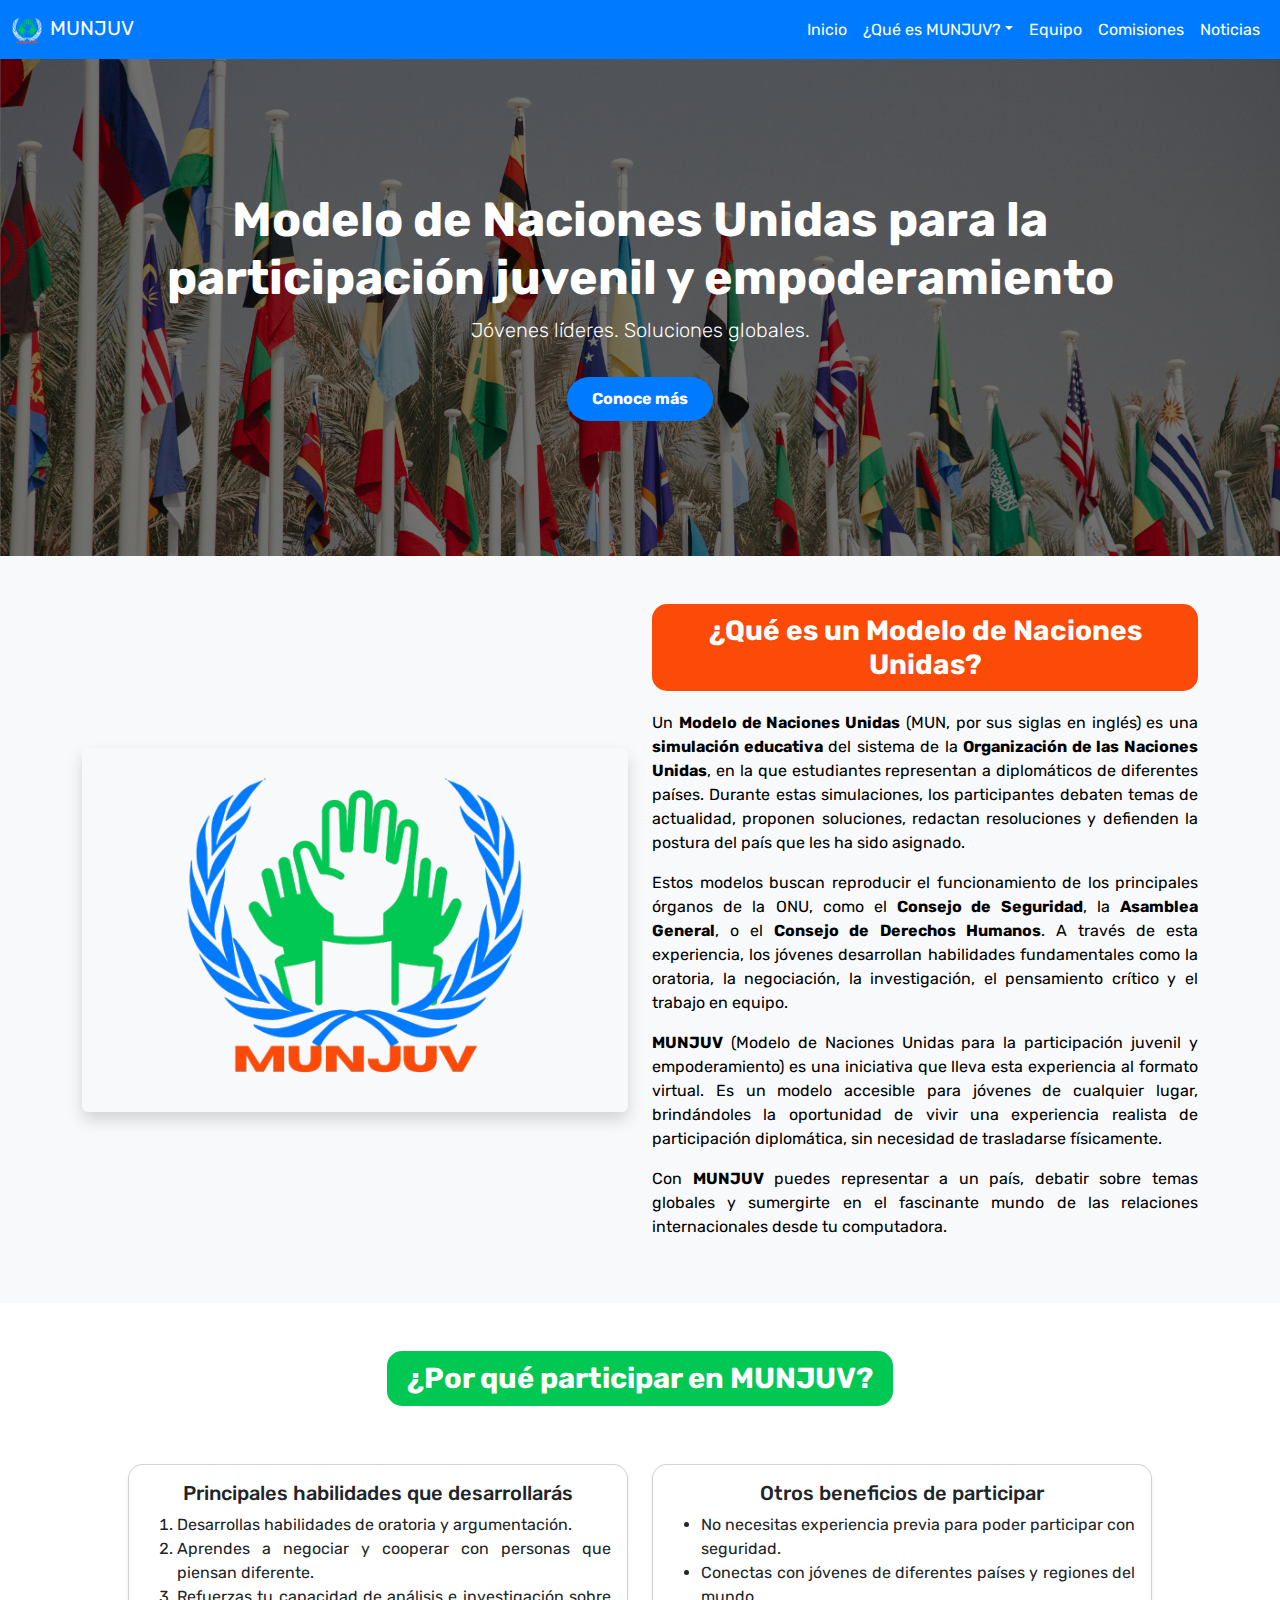
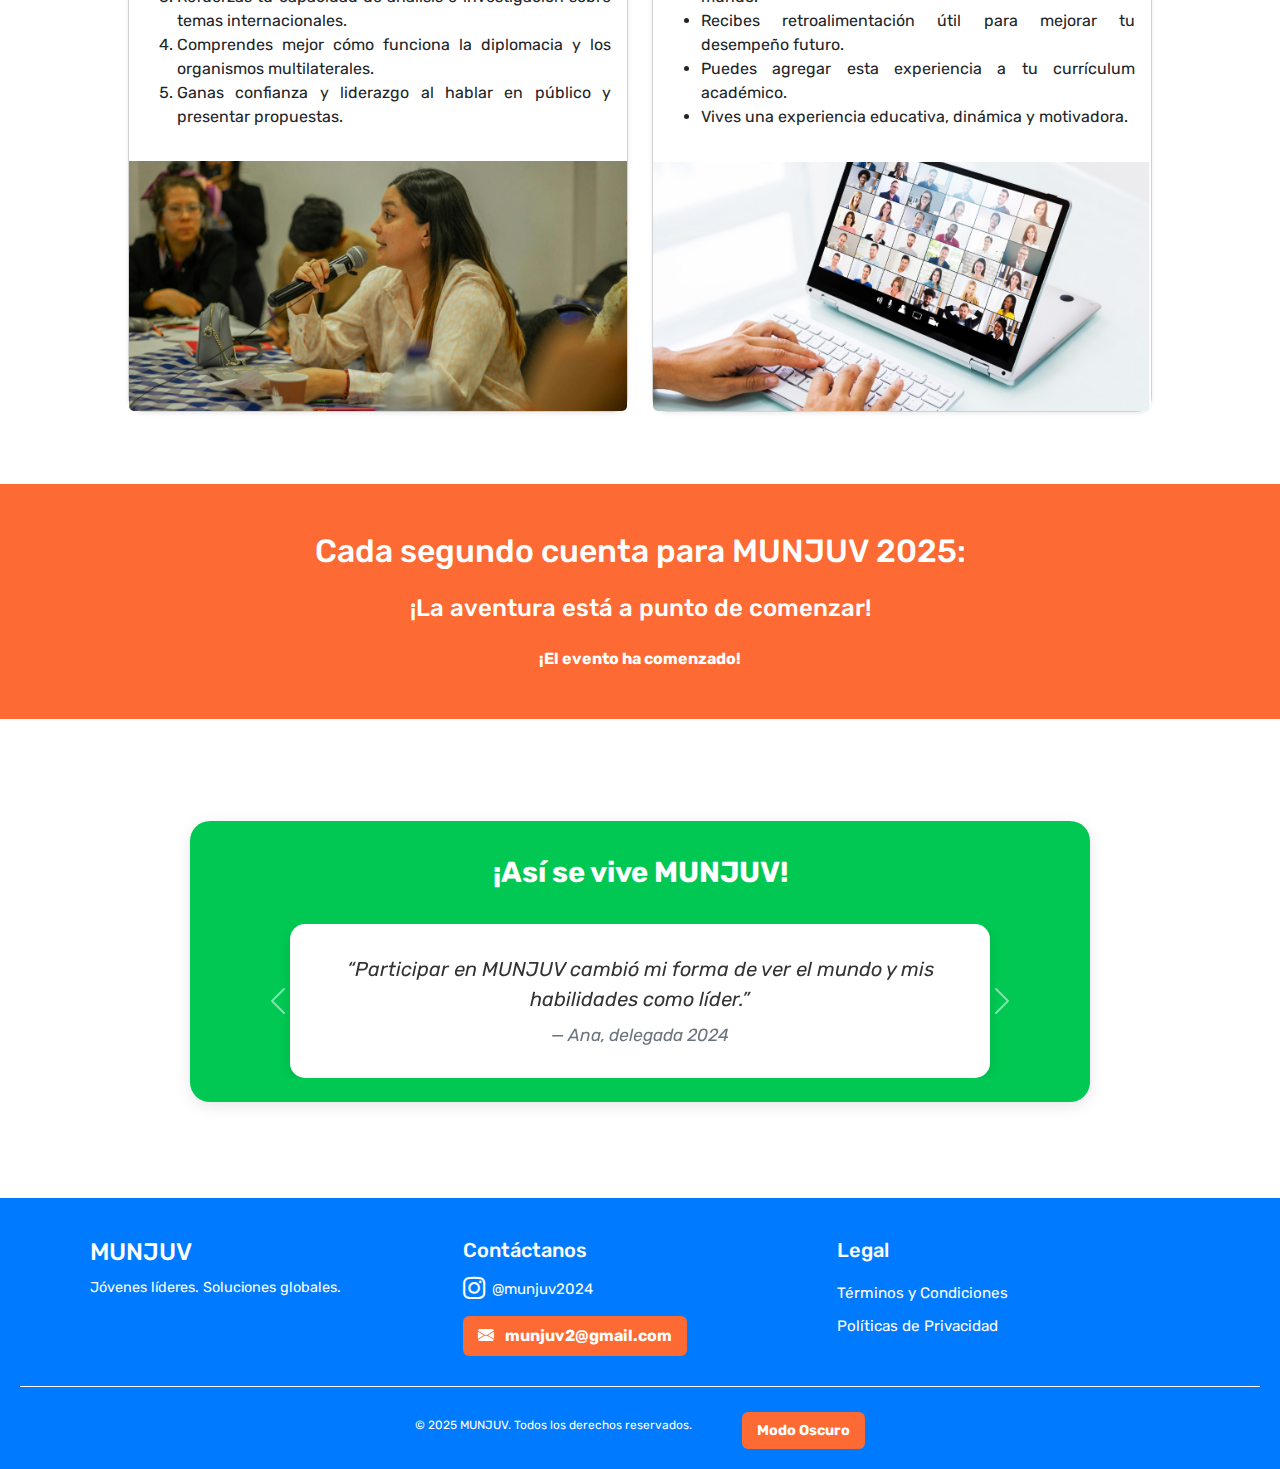
<file: index.html>
<!DOCTYPE html>
<html>

<head>
  <meta charset="UTF-8" />
  <meta name="author" content="Dolfi Álvarez">
  <meta name="description"
    content="Página informativa del Modelo de Naciones Unidas para la participación juvenil y empoderamiento">
  <meta name="viewport" content="width=device-width, initial-scale=1.0">
  <meta name="keywords"
    content="MUN, ONU, Modelo de Naciones Unidas virtual, MUNJUV, liderazgo, oratoria, diplomacia, debate, jóvenes">
  <title>MUNJUV</title>
  <link rel="icon" type="image/png" href="img/MUNJUV.png" />
  <link href="https://cdn.jsdelivr.net/npm/bootstrap@5.3.0/dist/css/bootstrap.min.css" rel="stylesheet">
  <link rel="stylesheet" href="styles.css">
  <link href="https://cdn.jsdelivr.net/npm/bootstrap-icons@1.10.5/font/bootstrap-icons.css" rel="stylesheet">
  <link rel="preconnect" href="https://fonts.googleapis.com">
  <link rel="preconnect" href="https://fonts.gstatic.com" crossorigin>
  <link href="https://fonts.googleapis.com/css2?family=Rubik:ital,wght@0,300..900;1,300..900&display=swap"
    rel="stylesheet">
</head>

<body>
  <div>
    <nav class="navbar navbar-expand-lg fixed-top custom-navbar">
      <div class="container-fluid">
        <a class="navbar-brand text-white" href="index.html"><img src="img/munjuv_logo.png" alt="Logo MUNJUV"
            width="30px" height="30px" class="d-inline-block align-text-top me-2">MUNJUV</a>
        <button class="navbar-toggler" type="button" data-bs-toggle="collapse" data-bs-target="#navbarNav"
          aria-controls="navbarNav" aria-expanded="false" aria-label="Toggle navigation">
          <span class="navbar-toggler-icon" style="filter: invert(1);"></span>
        </button>
        <div class="collapse navbar-collapse" id="navbarNav">
          <ul class="navbar-nav ms-auto">
            <li class="nav-item">
              <a class="nav-link active text-white" aria-current="page" href="index.html">Inicio</a>
            </li>
            <li class="nav-item dropdown">
              <a class="nav-link dropdown-toggle text-white" href="#" id="munjuvDropdown" role="button"
                data-bs-toggle="dropdown" aria-expanded="false">¿Qué es MUNJUV?</a>
              <ul class="dropdown-menu" aria-labelledby="munjuvDropdown">
                <li><a class="dropdown-item" href="historia.html">Historia</a></li>
                <li><a class="dropdown-item" href="mision-vision-objetivos.html">Misión, Visión y Objetivos</a></li>
                <li><a class="dropdown-item" href="por-qué-virtual.html">¿Por qué virtual?</a></li>
              </ul>
            </li>
            <li class="nav-item">
              <a class="nav-link text-white" href="equipo.html">Equipo</a>
            </li>
            <li class="nav-item">
              <a class="nav-link text-white" href="comisiones.html">Comisiones</a>
            </li>
            <li class="nav-item">
              <a class="nav-link text-white" href="noticias.html" tabindex="-1" aria-disabled="true">Noticias</a>
            </li>
          </ul>
        </div>
      </div>
    </nav>

    <!-- Banner Página Principal -->
    <section class="text-center bg-banner text-white py-5">
      <div class="container">
        <h2 class="display-5 fw-bold">
          Modelo de Naciones Unidas para la participación juvenil y empoderamiento
        </h2>
        <p class="lead">Jóvenes líderes. Soluciones globales.</p>
        <a href="historia.html" class="btn btn-cta mt-3">Conoce más</a>
      </div>
    </section>

    <!-- Sección MUNJUV con imagen a la izquierda y texto a la derecha -->
    <section class="py-5 bg-light">
      <div class="container">
        <div class="row align-items-center">

          <!-- Columna de la imagen (izquierda) -->
          <div class="col-md-6 d-flex justify-content-center align-items-center mb-4 mb-md-0">
            <img src="img/logosinfondo2.png" alt="Logo MUNJUV" class="img-fluid rounded shadow"
              style="max-width: 100%; height: auto; display: block; margin-left: auto; margin-right: auto;">
          </div>

          <!-- Columna del texto (derecha) -->
          <div class="col-md-6 text-center">
            <h3 class="titulo-principal">¿Qué es un Modelo de Naciones Unidas?</h3>
            <p class="text-justificado">
              Un <strong>Modelo de Naciones Unidas</strong> (MUN, por sus siglas en inglés) es una <strong>simulación
                educativa</strong> del sistema de la <strong>Organización de las Naciones Unidas</strong>, en la que
              estudiantes representan a diplomáticos de diferentes países. Durante estas simulaciones, los participantes
              debaten temas de actualidad, proponen soluciones, redactan resoluciones y defienden la postura del país
              que les ha sido asignado.
            </p>
            <p class="text-justificado">
              Estos modelos buscan reproducir el funcionamiento de los principales órganos de la ONU, como el
              <strong>Consejo de Seguridad</strong>, la <strong>Asamblea General</strong>, o el <strong>Consejo de
                Derechos Humanos</strong>. A través de esta experiencia, los jóvenes desarrollan habilidades
              fundamentales como la oratoria, la negociación, la investigación, el pensamiento crítico y el trabajo en
              equipo.
            </p>
            <p class="text-justificado">
              <strong>MUNJUV</strong> (Modelo de Naciones Unidas para la participación juvenil y empoderamiento) es una
              iniciativa que lleva esta experiencia al formato virtual. Es un modelo accesible para jóvenes de cualquier
              lugar, brindándoles la oportunidad de vivir una experiencia realista de participación diplomática, sin
              necesidad de trasladarse físicamente.
            </p>
            <p class="text-justificado">
              Con <strong>MUNJUV</strong> puedes representar a un país, debatir sobre temas globales y sumergirte en el
              fascinante mundo de las relaciones internacionales desde tu computadora.
            </p>
          </div>

        </div>
      </div>
    </section>

    <!-- Sección ¿Por qué participar en MUNJUV? -->
    <section>
      <!-- Título -->
      <h2 class="my-5 text-center">
        <span class="section-title-cards">¿Por qué participar en MUNJUV?</span>
      </h2>

      <!-- Contenedor -->
      <div class="container">
        <div class="d-flex flex-column flex-md-row justify-content-center gap-4">

          <!-- Card 1 -->
          <div class="card h-100 shadow-sm card-hover" style="width: 100%; max-width: 500px;">
            <div class="card-body">
              <h5 class="card-title text-center">Principales habilidades que desarrollarás</h5>
              <ol class="text-justificado">
                <li>Desarrollas habilidades de oratoria y argumentación.</li>
                <li>Aprendes a negociar y cooperar con personas que piensan diferente.</li>
                <li>Refuerzas tu capacidad de análisis e investigación sobre temas internacionales.</li>
                <li>Comprendes mejor cómo funciona la diplomacia y los organismos multilaterales.</li>
                <li>Ganas confianza y liderazgo al hablar en público y presentar propuestas.</li>
              </ol>
            </div>
            <img src="img/people1.png" class="card-img-bottom" alt="Habilidades MUNJUV"
              style="max-height: 250px; object-fit: cover;">
          </div>

          <!-- Card 2 -->
          <div class="card shadow-sm card-hover" style="width: 100%; max-width: 500px;">
            <div class="card-body">
              <h5 class="card-title text-center">Otros beneficios de participar</h5>
              <ul class="text-justificado">
                <li>No necesitas experiencia previa para poder participar con seguridad.</li>
                <li>Conectas con jóvenes de diferentes países y regiones del mundo.</li>
                <li>Recibes retroalimentación útil para mejorar tu desempeño futuro.</li>
                <li>Puedes agregar esta experiencia a tu currículum académico.</li>
                <li>Vives una experiencia educativa, dinámica y motivadora.</li>
              </ul>
            </div>
            <img src="img/videocall1.png" class="card-img-bottom" alt="Beneficios MUNJUV"
              style="max-height: 249px; object-fit: cover;">
          </div>

        </div>
      </div>
      <br>
      <br>
      <br>
    </section>

    <!-- Cuenta regresiva -->
    <section id="cuenta-regresiva" class="py-5 text-white text-center cuenta-regresiva-section">
      <div class="container">
        <h2 class="mb-4">Cada segundo cuenta para MUNJUV 2025:

        </h2>
        <h4 class="mb-4">¡La aventura está a punto de comenzar!</h4>
        <div id="countdown" class="countdown-grid">
          <div class="countdown-block">
            <div class="number" id="days">00</div>
            <div class="label">Días</div>
          </div>
          <div class="countdown-block">
            <div class="number" id="hours">00</div>
            <div class="label">Horas</div>
          </div>
          <div class="countdown-block">
            <div class="number" id="minutes">00</div>
            <div class="label">Minutos</div>
          </div>
          <div class="countdown-block">
            <div class="number" id="seconds">00</div>
            <div class="label">Segundos</div>
          </div>
        </div>
      </div>
    </section>
    <br>

    <!-- Carrusel de testimonios -->
    <section class="py-5 seccion-testimonios">
      <div class="container-carousel text-center">

        <div class="fondo-carrusel p-4 mx-auto">
          <h3 class="titulo-testimonios mb-4 fw-bold">¡Así se vive MUNJUV!</h3>

          <div id="carouselTestimonios" class="carousel slide" data-bs-ride="carousel">
            <div class="carousel-inner">

              <!-- Testimonio 1  -->
              <div class="carousel-item active">
                <blockquote class="blockquote">
                  <p class="mb-0">“Participar en MUNJUV cambió mi forma de ver el mundo y mis habilidades como líder.”
                  </p>
                  <footer class="blockquote-footer mt-2">Ana, delegada 2024</footer>
                </blockquote>
              </div>

              <!-- Testimonio 2 -->
              <div class="carousel-item">
                <blockquote class="blockquote">
                  <p class="mb-0">“Una experiencia inolvidable que me enseñó a negociar y trabajar en equipo.”</p>
                  <footer class="blockquote-footer mt-2">Carlos, moderador 2024</footer>
                </blockquote>
              </div>

              <!-- Testimonio 3 -->
              <div class="carousel-item">
                <blockquote class="blockquote">
                  <p class="mb-0">“Ser moderadora en MUNJUV me permitió guiar debates enriquecedores y aprender de cada
                    delegación.”</p>
                  <footer class="blockquote-footer mt-2">Sheila, moderadora 2024</footer>
                </blockquote>
              </div>

              <!-- Testimonio 4 -->
              <div class="carousel-item">
                <blockquote class="blockquote">
                  <p class="mb-0">“Como voluntario, descubrí el poder del trabajo en equipo y la pasión de los jóvenes
                    por el cambio.”</p>
                  <footer class="blockquote-footer mt-2">Luis, voluntario 2023</footer>
                </blockquote>
              </div>

              <!-- Testimonio 5 -->
              <div class="carousel-item">
                <blockquote class="blockquote">
                  <p class="mb-0">“Nunca imaginé que un modelo virtual pudiera sentirse tan real. Fue una experiencia
                    inolvidable.”</p>
                  <footer class="blockquote-footer mt-2">Sofía, delegada 2023</footer>
                </blockquote>
              </div>

              <!-- Testimonio 6 -->
              <div class="carousel-item">
                <blockquote class="blockquote">
                  <p class="mb-0">“MUNJUV me ayudó a salir de mi zona de confort, mejorar mi expresión y aprender sobre
                    diplomacia. Fue una experiencia que marcó mi crecimiento personal.”</p>
                  <footer class="blockquote-footer mt-2">Diego, moderador 2023</footer>
                </blockquote>
              </div>

            </div>

            <!-- Botones de control -->
            <button class="carousel-control-prev" type="button" data-bs-target="#carouselTestimonios"
              data-bs-slide="prev">
              <span class="carousel-control-prev-icon"></span>
            </button>
            <button class="carousel-control-next" type="button" data-bs-target="#carouselTestimonios"
              data-bs-slide="next">
              <span class="carousel-control-next-icon"></span>
            </button>

          </div>
        </div>

      </div>
    </section>
    <br>
    <br>
    <!-- Footer -->
    <footer class="footer">
      <div class="footer-container">
        <!-- Columna: Logo / Nombre -->
        <div class="footer-brand">
          <h4>MUNJUV</h4>
          <p>Jóvenes líderes. Soluciones globales.</p>
        </div>
        <!-- Columna: Contacto -->
        <div class="footer-contact">
          <h5>Contáctanos</h5>
          <div class="social-icons a">
            <a href="https://www.instagram.com/munjuv2024?utm_source=ig_web_button_share_sheet&igsh=ZDNlZDc0MzIxNw=="
              target="_blank" title="Instagram" class="social-link">
              <i class="bi bi-instagram"></i>
              <span class="social-link-text">@munjuv2024</span>
            </a>
          </div>
          <a href="mailto:munjuv2@gmail.com" class="email-button">
            <i class="bi bi-envelope-fill me-2"></i> munjuv2@gmail.com
          </a>
        </div>
        <!-- Columna: Legal -->
        <div class="footer-legal">
          <h5>Legal</h5>
          <a href="#" id="enlaceTerminos" class="privacy-link">Términos y Condiciones</a>
          <br>
          <a href="politicas.html" class="privacy-link">Políticas de Privacidad</a>
        </div>
      </div>
      <!-- Línea inferior -->
      <div class="footer-bottom">
        <small>© 2025 MUNJUV. Todos los derechos reservados.</small>
        <button id="dark-mode-toggle" onclick="toggleDarkMode()">Modo Oscuro</button>
      </div>
    </footer>

    <!-- Modal de Términos y Condiciones -->
    <div class="modal fade" id="modalTerminos" tabindex="-1" aria-labelledby="modalTerminosLabel" aria-hidden="true">
      <div class="modal-dialog modal-lg">
        <div class="modal-content shadow">
          <div class="modal-header">
            <h5 class="modal-title" id="modalTerminosLabel">Términos y Condiciones</h5>
            <button type="button" class="btn-close" data-bs-dismiss="modal" aria-label="Cerrar"></button>
          </div>
          <div class="modal-body-terminos p-4 text-justificado" style="max-height: 400px; overflow-y: auto;">
            <p> Al acceder y utilizar este sitio web de MUNJUV (Modelo de Naciones Unidas para la participación juvenil
              y
              empoderamiento), aceptas cumplir con los siguientes términos:</p>
            <p class="submodal"><strong>Uso del sitio</strong></p>
            <p>El sitio está destinado a brindar información sobre el evento, permitir inscripciones y facilitar la
              comunicación con los participantes. El uso indebido de la página está prohibido.</p>
            <p class="submodal"><strong>Propiedad intelectual</strong></p>
            <p>Todo el contenido de esta página (textos, imágenes, recursos) pertenece a MUNJUV o a sus autores. No está
              permitido copiar ni usar el contenido sin permiso.</p>
            <p class="submodal"><strong>Conducta</strong></p>
            <p> Los usuarios deben actuar con respeto y responsabilidad en cualquier espacio de interacción relacionado
              con MUNJUV.</p>
            <p class="submodal"><strong>Cambios en los términos</strong></p>
            <p>MUNJUV puede modificar estos términos sin previo aviso. Las versiones actualizadas estarán disponibles en
              esta sección.</p>
          </div>
          <div class="modal-footer">
            <button class="btn btn-primary" data-bs-dismiss="modal">Aceptar</button>
            <button class="btn btn-secondary" data-bs-dismiss="modal">Cerrar</button>
          </div>
        </div>
      </div>
    </div>

    <script src="https://cdn.jsdelivr.net/npm/bootstrap@5.3.0/dist/js/bootstrap.bundle.min.js"></script>
    <script src="js/main.js"></script>
</body>

</html>
</file>
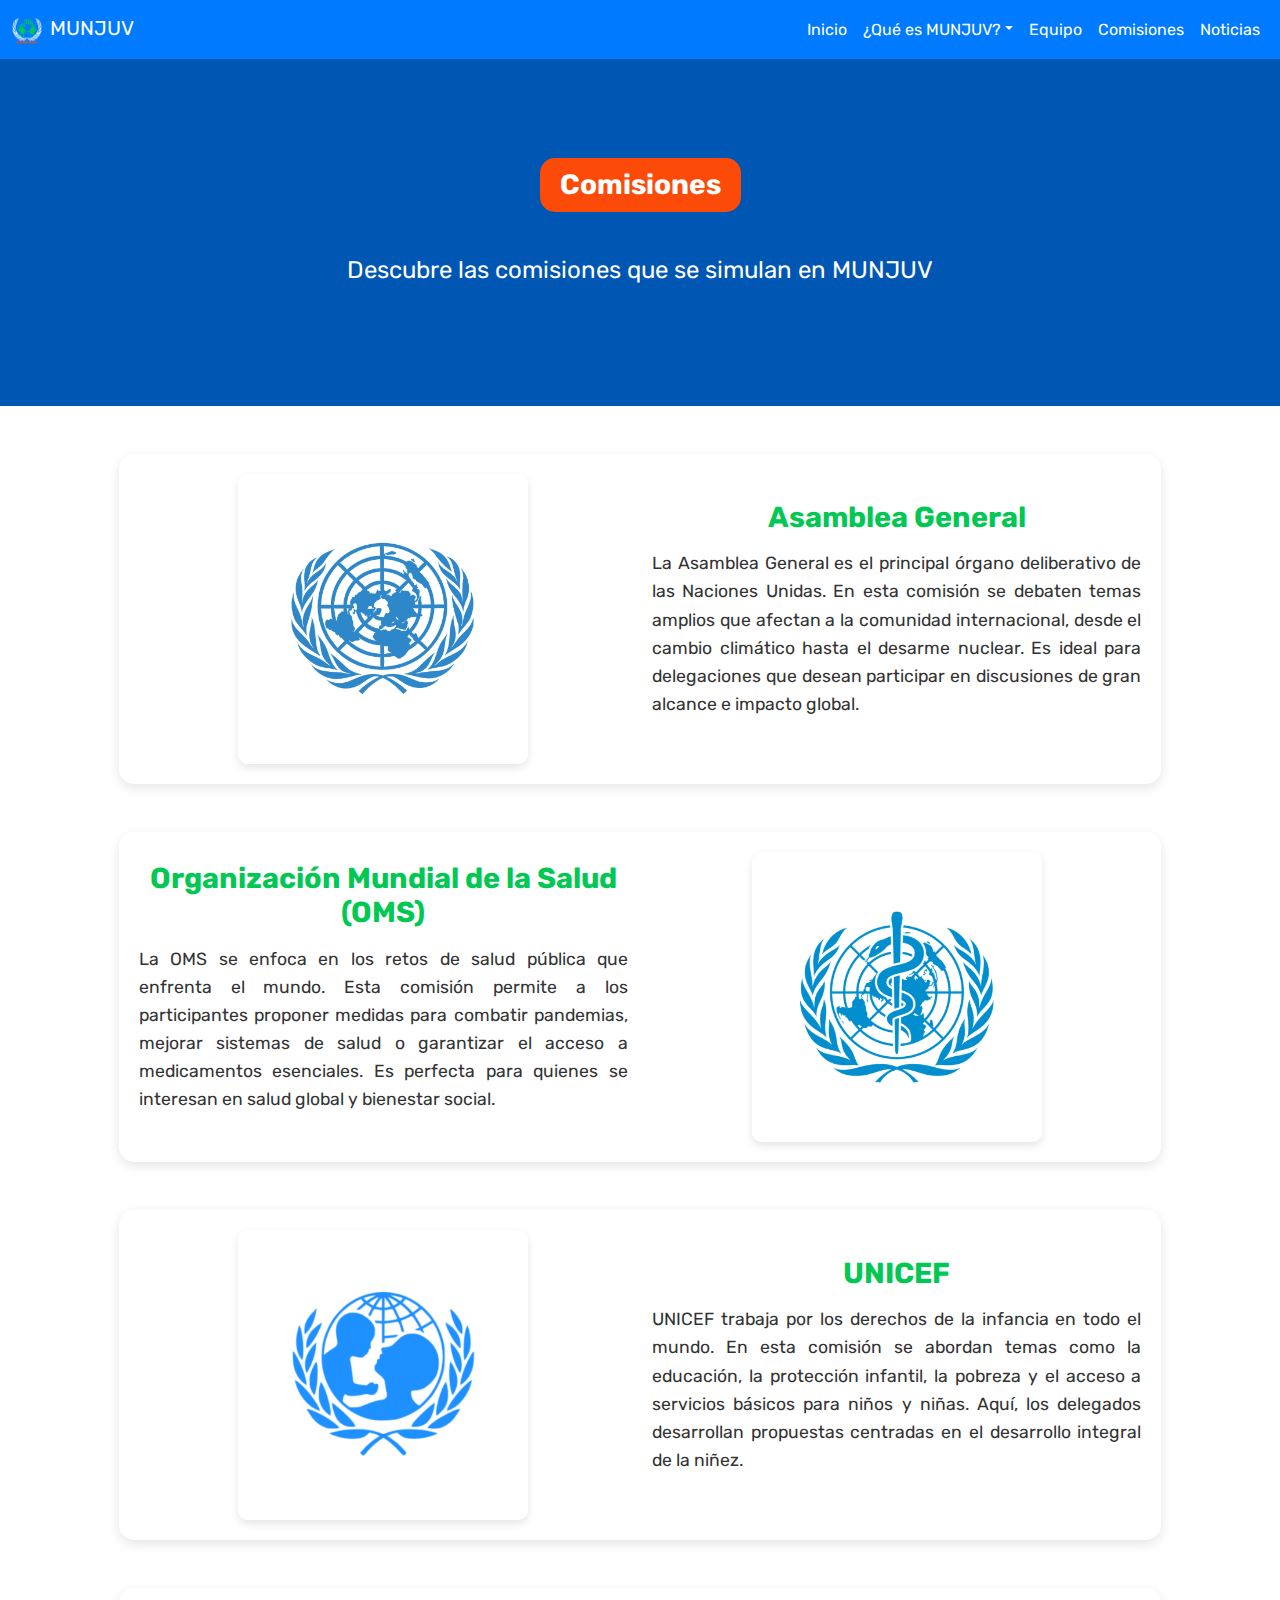
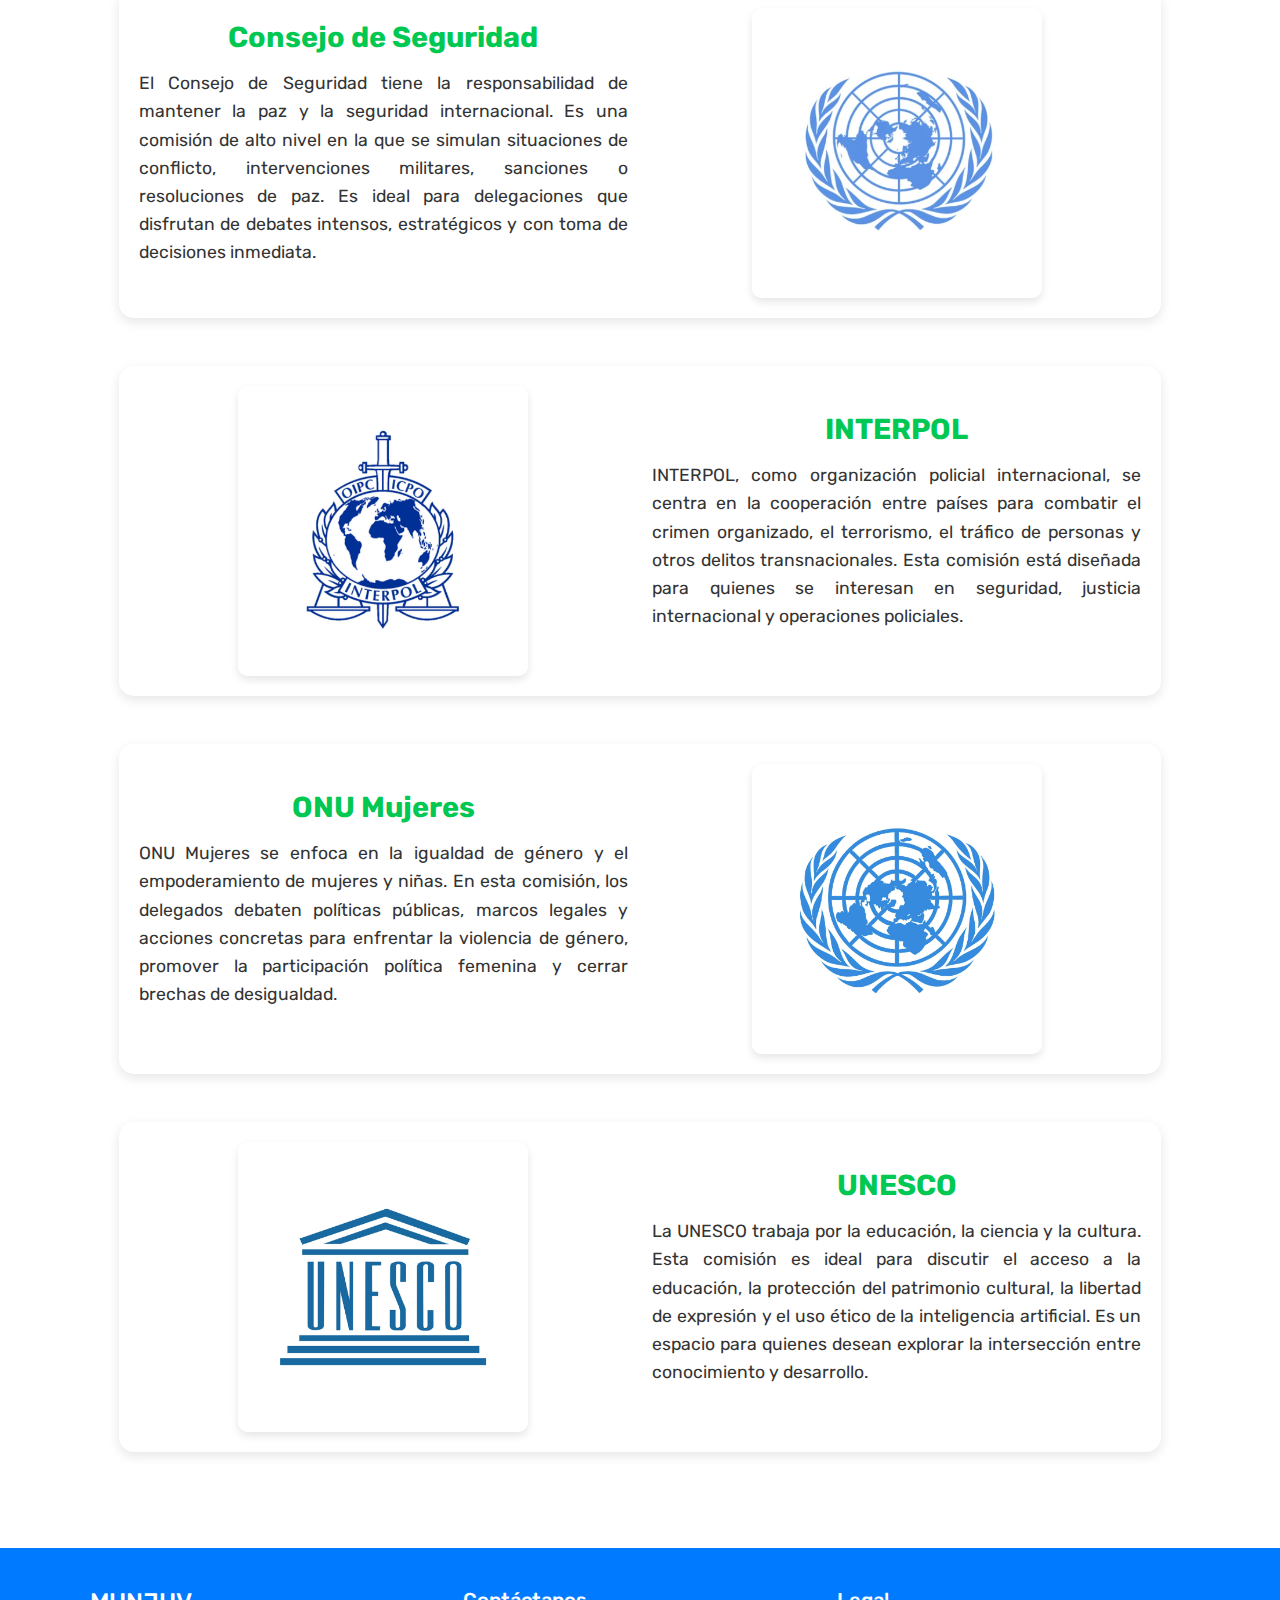
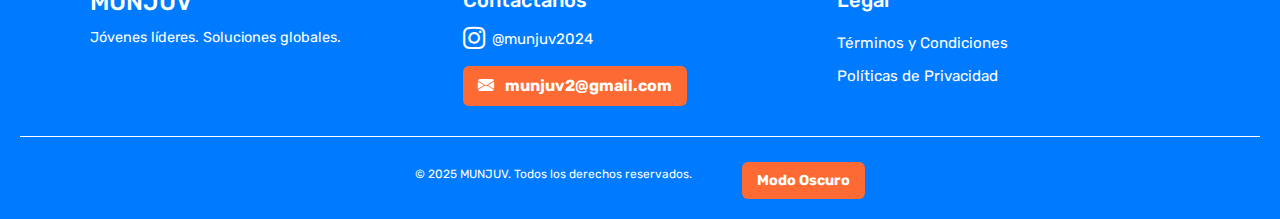
<file: comisiones.html>
<!DOCTYPE html>
<html>

<head>
  <meta charset="UTF-8" />
  <meta name="author" content="Dolfi Álvarez">
  <meta name="description"
    content="Página informativa sobre las comisiones del Modelo de Naciones Unidas para la participación juvenil y empoderamiento">
  <meta name="viewport" content="width=device-width, initial-scale=1.0">
  <meta name="keywords"
    content="MUN, ONU, Modelo de Naciones Unidas virtual, MUNJUV, liderazgo, oratoria, diplomacia, debate, jóvenes, comisiones, Asamblea General, UNICEF, UNCESCO, OMS, ONU Mujeres, INTERPOL, Consejo de Seguridad">
  <title>Comisiones | MUNJUV</title>
  <link rel="icon" type="image/png" href="img/MUNJUV.png" />
  <link href="https://cdn.jsdelivr.net/npm/bootstrap@5.3.0/dist/css/bootstrap.min.css" rel="stylesheet">
  <link rel="stylesheet" href="styles.css">
  <link href="https://cdn.jsdelivr.net/npm/bootstrap-icons@1.10.5/font/bootstrap-icons.css" rel="stylesheet">
  <link rel="preconnect" href="https://fonts.googleapis.com">
  <link rel="preconnect" href="https://fonts.gstatic.com" crossorigin>
  <link href="https://fonts.googleapis.com/css2?family=Rubik:ital,wght@0,300..900;1,300..900&display=swap"
    rel="stylesheet">
</head>

<body>
  <div>
    <nav class="navbar navbar-expand-lg fixed-top custom-navbar">
      <div class="container-fluid">
        <a class="navbar-brand text-white" href="index.html"><img src="img/munjuv_logo.png" alt="Logo MUNJUV"
            width="30px" height="30px" class="d-inline-block align-text-top me-2">MUNJUV</a>
        <button class="navbar-toggler" type="button" data-bs-toggle="collapse" data-bs-target="#navbarNav"
          aria-controls="navbarNav" aria-expanded="false" aria-label="Toggle navigation">
          <span class="navbar-toggler-icon" style="filter: invert(1);"></span>
        </button>
        <div class="collapse navbar-collapse" id="navbarNav">
          <ul class="navbar-nav ms-auto">
            <li class="nav-item">
              <a class="nav-link active text-white" aria-current="page" href="index.html">Inicio</a>
            </li>
            <li class="nav-item dropdown">
              <a class="nav-link dropdown-toggle text-white" href="#" id="munjuvDropdown" role="button"
                data-bs-toggle="dropdown" aria-expanded="false">¿Qué es MUNJUV?</a>
              <ul class="dropdown-menu" aria-labelledby="munjuvDropdown">
                <li><a class="dropdown-item" href="historia.html">Historia</a></li>
                <li><a class="dropdown-item" href="mision-vision-objetivos.html">Misión, Visión y Objetivos</a></li>
                <li><a class="dropdown-item" href="por-qué-virtual.html">¿Por qué virtual?</a></li>
              </ul>
            </li>
            <li class="nav-item">
              <a class="nav-link text-white" href="equipo.html">Equipo</a>
            </li>
            <li class="nav-item">
              <a class="nav-link text-white" href="comisiones.html">Comisiones</a>
            </li>
            <li class="nav-item">
              <a class="nav-link text-white" href="noticias.html" tabindex="-1" aria-disabled="true">Noticias</a>
            </li>
          </ul>
        </div>
      </div>
    </nav>

    <!-- Banner -->
    <section class="bg-banner-comisiones" style="background-image: url('');">
      <div class="container-fluid text-center banner-content-comisiones">
        <h1 class="titulo-principal">Comisiones</h1>
        <p class="text-white fs-4">Descubre las comisiones que se simulan en MUNJUV</p>
      </div>
    </section>

    <!-- Sección de comisiones -->
    <section class="committees-section py-5">
      <div class="container-fluid">
        <!-- Asamblea General -->
        <div class="row justify-content-center mb-5">
          <div class="col-md-11 col-lg-10">
            <div class="section-container fade-in">
              <div class="row align-items-center">
                <div class="col-md-6 text-center">
                  <img src="img/ASAMBLEA-GENERAL.png" alt="Logo Asamblea General" class="section-img-comisiones">
                </div>
                <div class="col-md-6">
                  <h2 class="section-title-comisiones">Asamblea General</h2>
                  <p class="text-justificado">La Asamblea General es el principal órgano deliberativo de las Naciones
                    Unidas. En esta comisión se debaten temas amplios que afectan a la comunidad internacional, desde el
                    cambio climático hasta el desarme nuclear. Es ideal para delegaciones que desean participar en
                    discusiones de gran alcance e impacto global.</p>
                </div>
              </div>
            </div>
          </div>
        </div>

        <!-- OMS -->
        <div class="row justify-content-center mb-5">
          <div class="col-md-11 col-lg-10">
            <div class="section-container fade-in">
              <div class="row align-items-center">
                <div class="col-md-6 order-md-2 text-center">
                  <img src="img/OMS.png" alt="Logo OMS" class="section-img-comisiones">
                </div>
                <div class="col-md-6 order-md-1">
                  <h2 class="section-title-comisiones">Organización Mundial de la Salud (OMS)</h2>
                  <p class="text-justificado">La OMS se enfoca en los retos de salud pública que enfrenta el mundo. Esta
                    comisión permite a los participantes proponer medidas para combatir pandemias, mejorar sistemas de
                    salud o garantizar el acceso a medicamentos esenciales. Es perfecta para quienes se interesan en
                    salud global y bienestar social.</p>
                </div>
              </div>
            </div>
          </div>
        </div>

        <!-- UNICEF -->
        <div class="row justify-content-center mb-5">
          <div class="col-md-11 col-lg-10">
            <div class="section-container fade-in">
              <div class="row align-items-center">
                <div class="col-md-6 text-center">
                  <img src="img/UNICEF.png" alt="Logo UNICEF" class="section-img-comisiones">
                </div>
                <div class="col-md-6">
                  <h2 class="section-title-comisiones">UNICEF</h2>
                  <p class="text-justificado">UNICEF trabaja por los derechos de la infancia en todo el mundo. En esta
                    comisión se abordan temas como la educación, la protección infantil, la pobreza y el acceso a
                    servicios básicos para niños y niñas. Aquí, los delegados desarrollan propuestas centradas en el
                    desarrollo integral de la niñez.</p>
                </div>
              </div>
            </div>
          </div>
        </div>

        <!-- Consejo de Seguridad -->
        <div class="row justify-content-center mb-5">
          <div class="col-md-11 col-lg-10">
            <div class="section-container fade-in">
              <div class="row align-items-center">
                <div class="col-md-6 order-md-2 text-center">
                  <img src="img/CONSEJO-SEGURIDAD.png" alt="Logo Consejo de Seguridad" class="section-img-comisiones">
                </div>
                <div class="col-md-6 order-md-1">
                  <h2 class="section-title-comisiones">Consejo de Seguridad</h2>
                  <p class="text-justificado">El Consejo de Seguridad tiene la responsabilidad de mantener la paz y la
                    seguridad internacional. Es una comisión de alto nivel en la que se simulan situaciones de
                    conflicto, intervenciones militares, sanciones o resoluciones de paz. Es ideal para delegaciones que
                    disfrutan de debates intensos, estratégicos y con toma de decisiones inmediata.</p>
                </div>
              </div>
            </div>
          </div>
        </div>

        <!-- INTERPOL -->
        <div class="row justify-content-center mb-5">
          <div class="col-md-11 col-lg-10">
            <div class="section-container fade-in">
              <div class="row align-items-center">
                <div class="col-md-6 text-center">
                  <img src="img/INTERPOL.png" alt="Logo INTERPOL" class="section-img-comisiones">
                </div>
                <div class="col-md-6">
                  <h2 class="section-title-comisiones">INTERPOL</h2>
                  <p class="text-justificado">INTERPOL, como organización policial internacional, se centra en la
                    cooperación entre países para combatir el crimen organizado, el terrorismo, el tráfico de personas y
                    otros delitos transnacionales. Esta comisión está diseñada para quienes se interesan en seguridad,
                    justicia internacional y operaciones policiales.</p>
                </div>
              </div>
            </div>
          </div>
        </div>

        <!-- ONU Mujeres -->
        <div class="row justify-content-center mb-5">
          <div class="col-md-11 col-lg-10">
            <div class="section-container fade-in">
              <div class="row align-items-center">
                <div class="col-md-6 order-md-2 text-center">
                  <img src="img/ONU-MUJERES.png" alt="Logo ONU Mujeres" class="section-img-comisiones">
                </div>
                <div class="col-md-6 order-md-1">
                  <h2 class="section-title-comisiones">ONU Mujeres</h2>
                  <p class="text-justificado">ONU Mujeres se enfoca en la igualdad de género y el empoderamiento de
                    mujeres y niñas. En esta comisión, los delegados debaten políticas públicas, marcos legales y
                    acciones concretas para enfrentar la violencia de género, promover la participación política
                    femenina y cerrar brechas de desigualdad.</p>
                </div>
              </div>
            </div>
          </div>
        </div>

        <!-- UNESCO -->
        <div class="row justify-content-center mb-5">
          <div class="col-md-11 col-lg-10">
            <div class="section-container fade-in">
              <div class="row align-items-center">
                <div class="col-md-6 text-center">
                  <img src="img/UNESCO.png" alt="Logo UNESCO" class="section-img-comisiones">
                </div>
                <div class="col-md-6">
                  <h2 class="section-title-comisiones">UNESCO</h2>
                  <p class="text-justificado">La UNESCO trabaja por la educación, la ciencia y la cultura. Esta comisión
                    es ideal para discutir el acceso a la educación, la protección del patrimonio cultural, la libertad
                    de expresión y el uso ético de la inteligencia artificial. Es un espacio para quienes desean
                    explorar la intersección entre conocimiento y desarrollo.</p>
                </div>
              </div>
            </div>
          </div>
        </div>
    </section>
  </div>

  <!-- Footer -->
  <footer class="footer">
    <div class="footer-container">

      <!-- Columna: Logo / Nombre -->
      <div class="footer-brand">
        <h4>MUNJUV</h4>
        <p>Jóvenes líderes. Soluciones globales.</p>
      </div>

      <!-- Columna: Contacto -->
      <div class="footer-contact">
        <h5>Contáctanos</h5>
        <div class="social-icons a">
          <a href="https://www.instagram.com/munjuv2024?utm_source=ig_web_button_share_sheet&igsh=ZDNlZDc0MzIxNw=="
            target="_blank" title="Instagram" class="social-link">
            <i class="bi bi-instagram"></i>
            <span class="social-link-text">@munjuv2024</span>
          </a>
        </div>
        <a href="mailto:munjuv2@gmail.com" class="email-button">
          <i class="bi bi-envelope-fill me-2"></i> munjuv2@gmail.com
        </a>
      </div>

      <!-- Columna: Legal -->
      <div class="footer-legal">
        <h5>Legal</h5>
        <a href="#" id="enlaceTerminos" class="privacy-link">Términos y Condiciones</a>
        <br>
        <a href="politicas.html" class="privacy-link">Políticas de Privacidad</a>
      </div>
    </div>

    <!-- Línea inferior -->
    <div class="footer-bottom">
      <small>© 2025 MUNJUV. Todos los derechos reservados.</small>
      <button id="dark-mode-toggle" onclick="toggleDarkMode()">Modo Oscuro</button>
    </div>
  </footer>
  </div>

  <!-- Modal de Términos y Condiciones -->
  <div class="modal fade" id="modalTerminos" tabindex="-1" aria-labelledby="modalTerminosLabel" aria-hidden="true">
    <div class="modal-dialog modal-lg">
      <div class="modal-content shadow">
        <div class="modal-header">
          <h5 class="modal-title" id="modalTerminosLabel">Términos y Condiciones</h5>
          <button type="button" class="btn-close" data-bs-dismiss="modal" aria-label="Cerrar"></button>
        </div>
        <div class="modal-body-terminos p-4 text-justificado" style="max-height: 400px; overflow-y: auto;">
          <p> Al acceder y utilizar este sitio web de MUNJUV (Modelo de Naciones Unidas para la participación juvenil y
            empoderamiento), aceptas cumplir con los siguientes términos:</p>
          <p class="submodal"><strong>Uso del sitio</strong></p>
          <p>El sitio está destinado a brindar información sobre el evento, permitir inscripciones y facilitar la
            comunicación con los participantes. El uso indebido de la página está prohibido.</p>
          <p class="submodal"><strong>Propiedad intelectual</strong></p>
          <p>Todo el contenido de esta página (textos, imágenes, recursos) pertenece a MUNJUV o a sus autores. No está
            permitido copiar ni usar el contenido sin permiso.</p>
          <p class="submodal"><strong>Conducta</strong></p>
          <p> Los usuarios deben actuar con respeto y responsabilidad en cualquier espacio de interacción relacionado
            con MUNJUV.</p>
          <p class="submodal"><strong>Cambios en los términos</strong></p>
          <p>MUNJUV puede modificar estos términos sin previo aviso. Las versiones actualizadas estarán disponibles en
            esta sección.</p>
        </div>
        <div class="modal-footer">
          <button class="btn btn-primary" data-bs-dismiss="modal">Aceptar</button>
          <button class="btn btn-secondary" data-bs-dismiss="modal">Cerrar</button>
        </div>
      </div>
    </div>
  </div>

  <script src="https://cdn.jsdelivr.net/npm/bootstrap@5.3.0/dist/js/bootstrap.bundle.min.js"></script>
  <script src="js/main.js"></script>

</body>

</html>
</file>
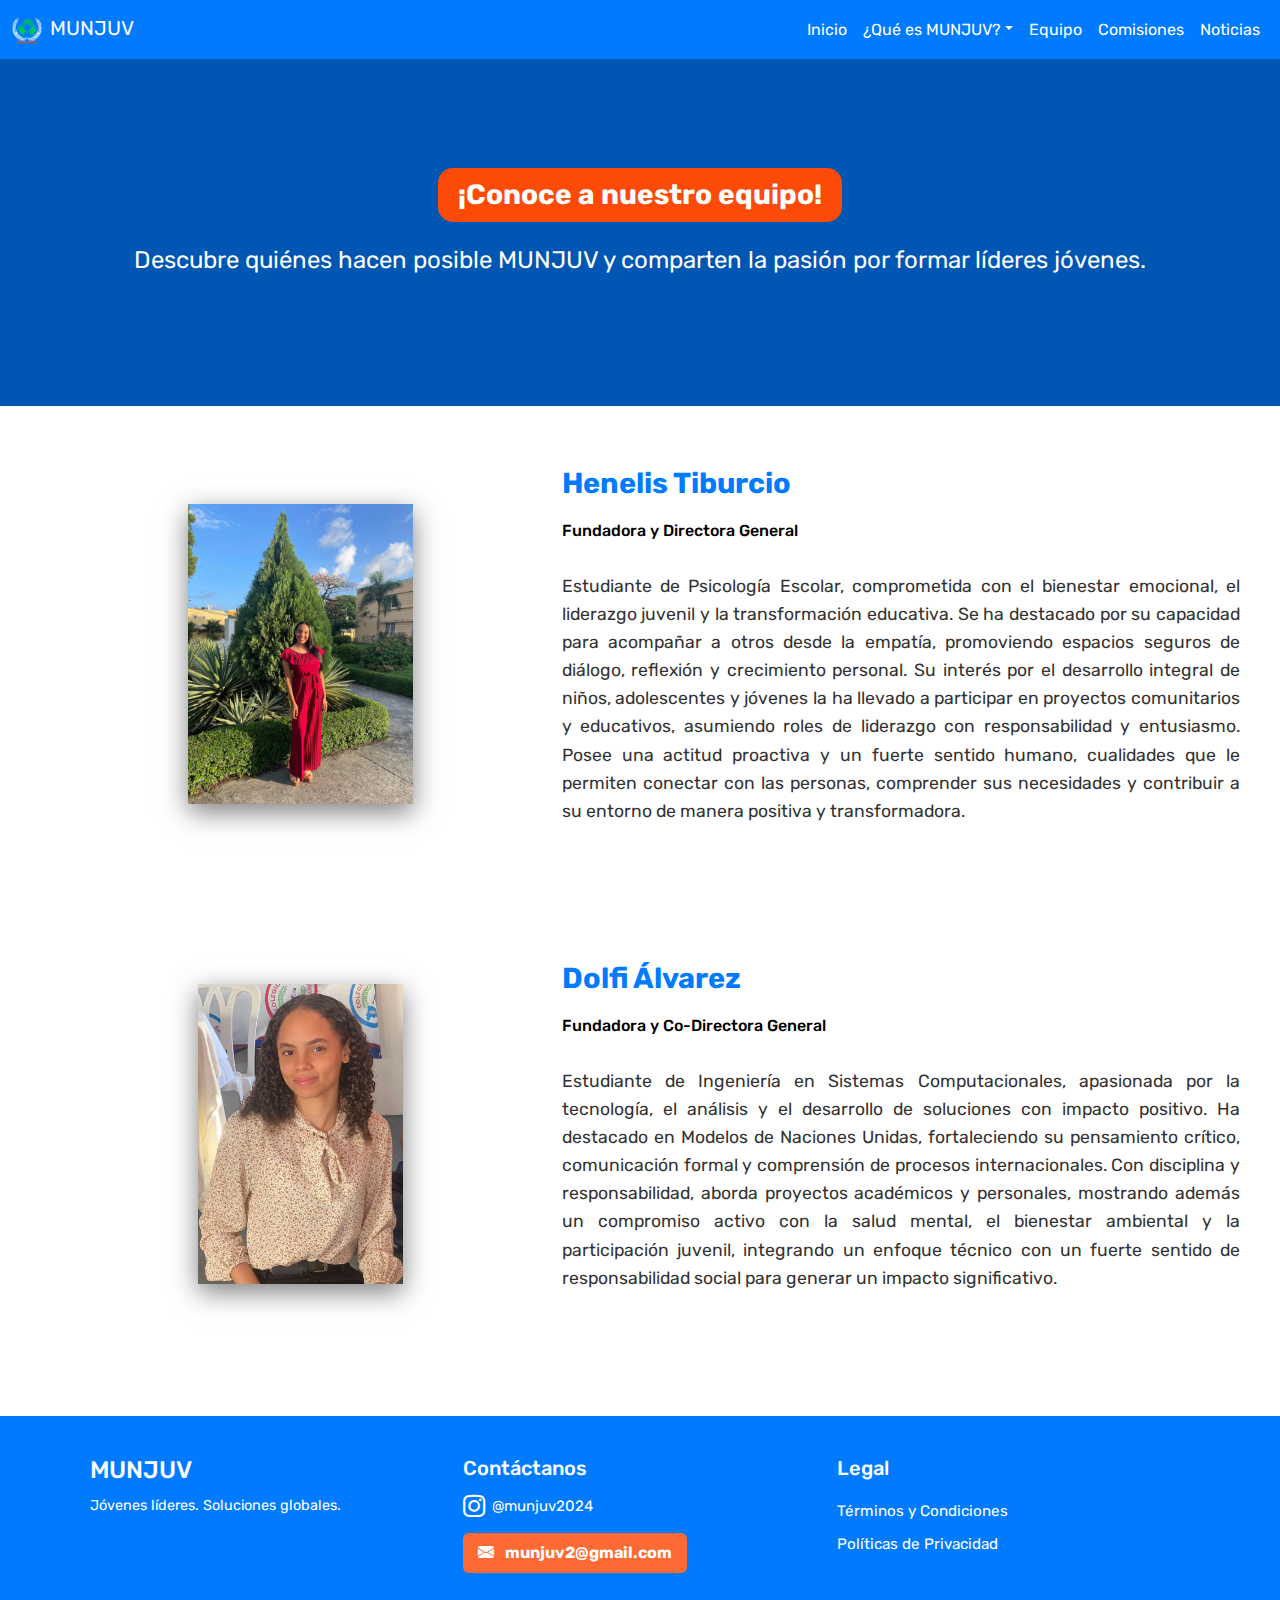
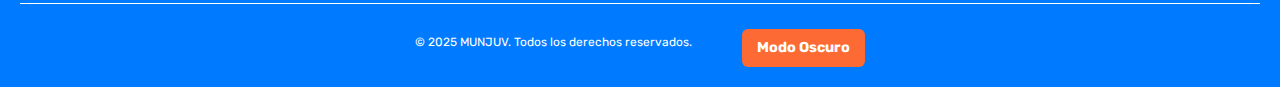
<file: equipo.html>
<!DOCTYPE html>
<html>

<head>
  <meta charset="UTF-8" />
  <meta name="author" content="Dolfi Álvarez">
  <meta name="description"
    content="Página informativa sobre el equipo del Modelo de Naciones Unidas para la participación juvenil y empoderamiento">
  <meta name="viewport" content="width=device-width, initial-scale=1.0">
  <meta name="keywords"
    content="MUN, ONU, Modelo de Naciones Unidas virtual, MUNJUV, liderazgo, oratoria, diplomacia, debate, jóvenes, equipo, directiva">
  <title>Equipo | MUNJUV</title>
  <link rel="icon" type="image/png" href="img/MUNJUV.png" />
  <link href="https://cdn.jsdelivr.net/npm/bootstrap@5.3.0/dist/css/bootstrap.min.css" rel="stylesheet">
  <link rel="stylesheet" href="styles.css">
  <link href="https://cdn.jsdelivr.net/npm/bootstrap-icons@1.10.5/font/bootstrap-icons.css" rel="stylesheet">
  <link rel="preconnect" href="https://fonts.googleapis.com">
  <link rel="preconnect" href="https://fonts.gstatic.com" crossorigin>
  <link href="https://fonts.googleapis.com/css2?family=Rubik:ital,wght@0,300..900;1,300..900&display=swap"
    rel="stylesheet">
</head>

<body>
  <nav class="navbar navbar-expand-lg fixed-top custom-navbar">
    <div class="container-fluid">
      <a class="navbar-brand text-white" href="index.html"><img src="img/munjuv_logo.png" alt="Logo MUNJUV" width="30px"
          height="30px" class="d-inline-block align-text-top me-2">MUNJUV</a>
      <button class="navbar-toggler" type="button" data-bs-toggle="collapse" data-bs-target="#navbarNav"
        aria-controls="navbarNav" aria-expanded="false" aria-label="Toggle navigation">
        <span class="navbar-toggler-icon" style="filter: invert(1);"></span>
      </button>
      <div class="collapse navbar-collapse" id="navbarNav">
        <ul class="navbar-nav ms-auto">
          <li class="nav-item">
            <a class="nav-link active text-white" aria-current="page" href="index.html">Inicio</a>
          </li>
          <li class="nav-item dropdown">
            <a class="nav-link dropdown-toggle text-white" href="#" id="munjuvDropdown" role="button"
              data-bs-toggle="dropdown" aria-expanded="false">¿Qué es MUNJUV?</a>
            <ul class="dropdown-menu" aria-labelledby="munjuvDropdown">
              <li><a class="dropdown-item" href="historia.html">Historia</a></li>
              <li><a class="dropdown-item" href="mision-vision-objetivos.html">Misión, Visión y Objetivos</a></li>
              <li><a class="dropdown-item" href="por-qué-virtual.html">¿Por qué virtual?</a></li>
            </ul>
          </li>
          <li class="nav-item">
            <a class="nav-link text-white" href="equipo.html">Equipo</a>
          </li>
          <li class="nav-item">
            <a class="nav-link text-white" href="comisiones.html">Comisiones</a>
          </li>
          <li class="nav-item">
            <a class="nav-link text-white" href="noticias.html" tabindex="-1" aria-disabled="true">Noticias</a>
          </li>
        </ul>
      </div>
    </div>
  </nav>

  <!-- Sección Equipo -->
  <section class="text-center bg-banner-equipo text-white py-5">
    <div class="container">
      <h2 class="titulo-principal">
        ¡Conoce a nuestro equipo!
      </h2>
      <p class="text-white fs-4">Descubre quiénes hacen posible MUNJUV y comparten la pasión por formar líderes jóvenes.
      </p>
    </div>
  </section>
  <section class="seccion-equipo">
    <div class="columna-izquierda">
      <img src="img/Henelis.jpeg" alt="Henelis, Fundadora y Directora General">
    </div>
    <div class="columna-derecha">
      <h2><strong>Henelis Tiburcio</strong></h2>
      <h6>Fundadora y Directora General</h6>
      <br>
      <p class="text-justificado texto-equipo">
        Estudiante de Psicología Escolar, comprometida con el bienestar emocional, el liderazgo juvenil y la
        transformación educativa. Se ha destacado por su capacidad para acompañar a otros desde la empatía, promoviendo
        espacios seguros de diálogo, reflexión y crecimiento personal. Su interés por el desarrollo integral de niños,
        adolescentes y jóvenes la ha llevado a participar en proyectos comunitarios y educativos, asumiendo roles de
        liderazgo con responsabilidad y entusiasmo. Posee una actitud proactiva y un fuerte sentido humano, cualidades
        que le permiten conectar con las personas, comprender sus necesidades y contribuir a su entorno de manera
        positiva y transformadora.
      </p>
    </div>
  </section>

  <section class="seccion-equipo">
    <div class="columna-izquierda">
      <img src="img/Dolfi.jpeg" alt="Dolfi, Fundadora y Co-Directora General">
    </div>
    <div class="columna-derecha">
      <h2><strong>Dolfi Álvarez</strong></h2>
      <h6>Fundadora y Co-Directora General</h6>
      <br>
      <p class="text-justificado texto-equipo">
        Estudiante de Ingeniería en Sistemas Computacionales, apasionada por la tecnología, el análisis y el desarrollo
        de soluciones con impacto positivo. Ha destacado en Modelos de Naciones Unidas, fortaleciendo su pensamiento
        crítico, comunicación formal y comprensión de procesos internacionales. Con disciplina y responsabilidad, aborda
        proyectos académicos y personales, mostrando además un compromiso activo con la salud mental, el bienestar
        ambiental y la participación juvenil, integrando un enfoque técnico con un fuerte sentido de responsabilidad
        social para generar un impacto significativo.
      </p>
    </div>
  </section>
  <br>
  <br>

  <!-- Footer -->
  <footer class="footer">
    <div class="footer-container">

      <!-- Columna: Logo / Nombre -->
      <div class="footer-brand">
        <h4>MUNJUV</h4>
        <p>Jóvenes líderes. Soluciones globales.</p>
      </div>

      <!-- Columna: Contacto -->
      <div class="footer-contact">
        <h5>Contáctanos</h5>
        <div class="social-icons a">
          <a href="https://www.instagram.com/munjuv2024?utm_source=ig_web_button_share_sheet&igsh=ZDNlZDc0MzIxNw=="
            target="_blank" title="Instagram" class="social-link">
            <i class="bi bi-instagram"></i>
            <span class="social-link-text">@munjuv2024</span>
          </a>
        </div>
        <a href="mailto:munjuv2@gmail.com" class="email-button">
          <i class="bi bi-envelope-fill me-2"></i> munjuv2@gmail.com
        </a>
      </div>

      <!-- Columna: Legal -->
      <div class="footer-legal">
        <h5>Legal</h5>
        <a href="#" id="enlaceTerminos" class="privacy-link">Términos y Condiciones</a>
        <br>
        <a href="politicas.html" class="privacy-link">Políticas de Privacidad</a>
      </div>
    </div>

    <!-- Línea inferior -->
    <div class="footer-bottom">
      <small>© 2025 MUNJUV. Todos los derechos reservados.</small>
      <button id="dark-mode-toggle" onclick="toggleDarkMode()">Modo Oscuro</button>
    </div>
  </footer>
  </div>

  <!-- Modal de Términos y Condiciones -->
  <div class="modal fade" id="modalTerminos" tabindex="-1" aria-labelledby="modalTerminosLabel" aria-hidden="true">
    <div class="modal-dialog modal-lg">
      <div class="modal-content shadow">
        <div class="modal-header">
          <h5 class="modal-title" id="modalTerminosLabel">Términos y Condiciones</h5>
          <button type="button" class="btn-close" data-bs-dismiss="modal" aria-label="Cerrar"></button>
        </div>
        <div class="modal-body-terminos p-4 text-justificado" style="max-height: 400px; overflow-y: auto;">
          <p> Al acceder y utilizar este sitio web de MUNJUV (Modelo de Naciones Unidas para la participación juvenil y
            empoderamiento), aceptas cumplir con los siguientes términos:</p>
          <p class="submodal"><strong>Uso del sitio</strong></p>
          <p>El sitio está destinado a brindar información sobre el evento, permitir inscripciones y facilitar la
            comunicación con los participantes. El uso indebido de la página está prohibido.</p>
          <p class="submodal"><strong>Propiedad intelectual</strong></p>
          <p>Todo el contenido de esta página (textos, imágenes, recursos) pertenece a MUNJUV o a sus autores. No está
            permitido copiar ni usar el contenido sin permiso.</p>
          <p class="submodal"><strong>Conducta</strong></p>
          <p> Los usuarios deben actuar con respeto y responsabilidad en cualquier espacio de interacción relacionado
            con MUNJUV.</p>
          <p class="submodal"><strong>Cambios en los términos</strong></p>
          <p>MUNJUV puede modificar estos términos sin previo aviso. Las versiones actualizadas estarán disponibles en
            esta sección.</p>
        </div>
        <div class="modal-footer">
          <button class="btn btn-primary" data-bs-dismiss="modal">Aceptar</button>
          <button class="btn btn-secondary" data-bs-dismiss="modal">Cerrar</button>
        </div>
      </div>
    </div>
  </div>

  <script src="https://cdn.jsdelivr.net/npm/bootstrap@5.3.0/dist/js/bootstrap.bundle.min.js"></script>
  <script src="js/main.js"></script>
</body>

</html>
</file>
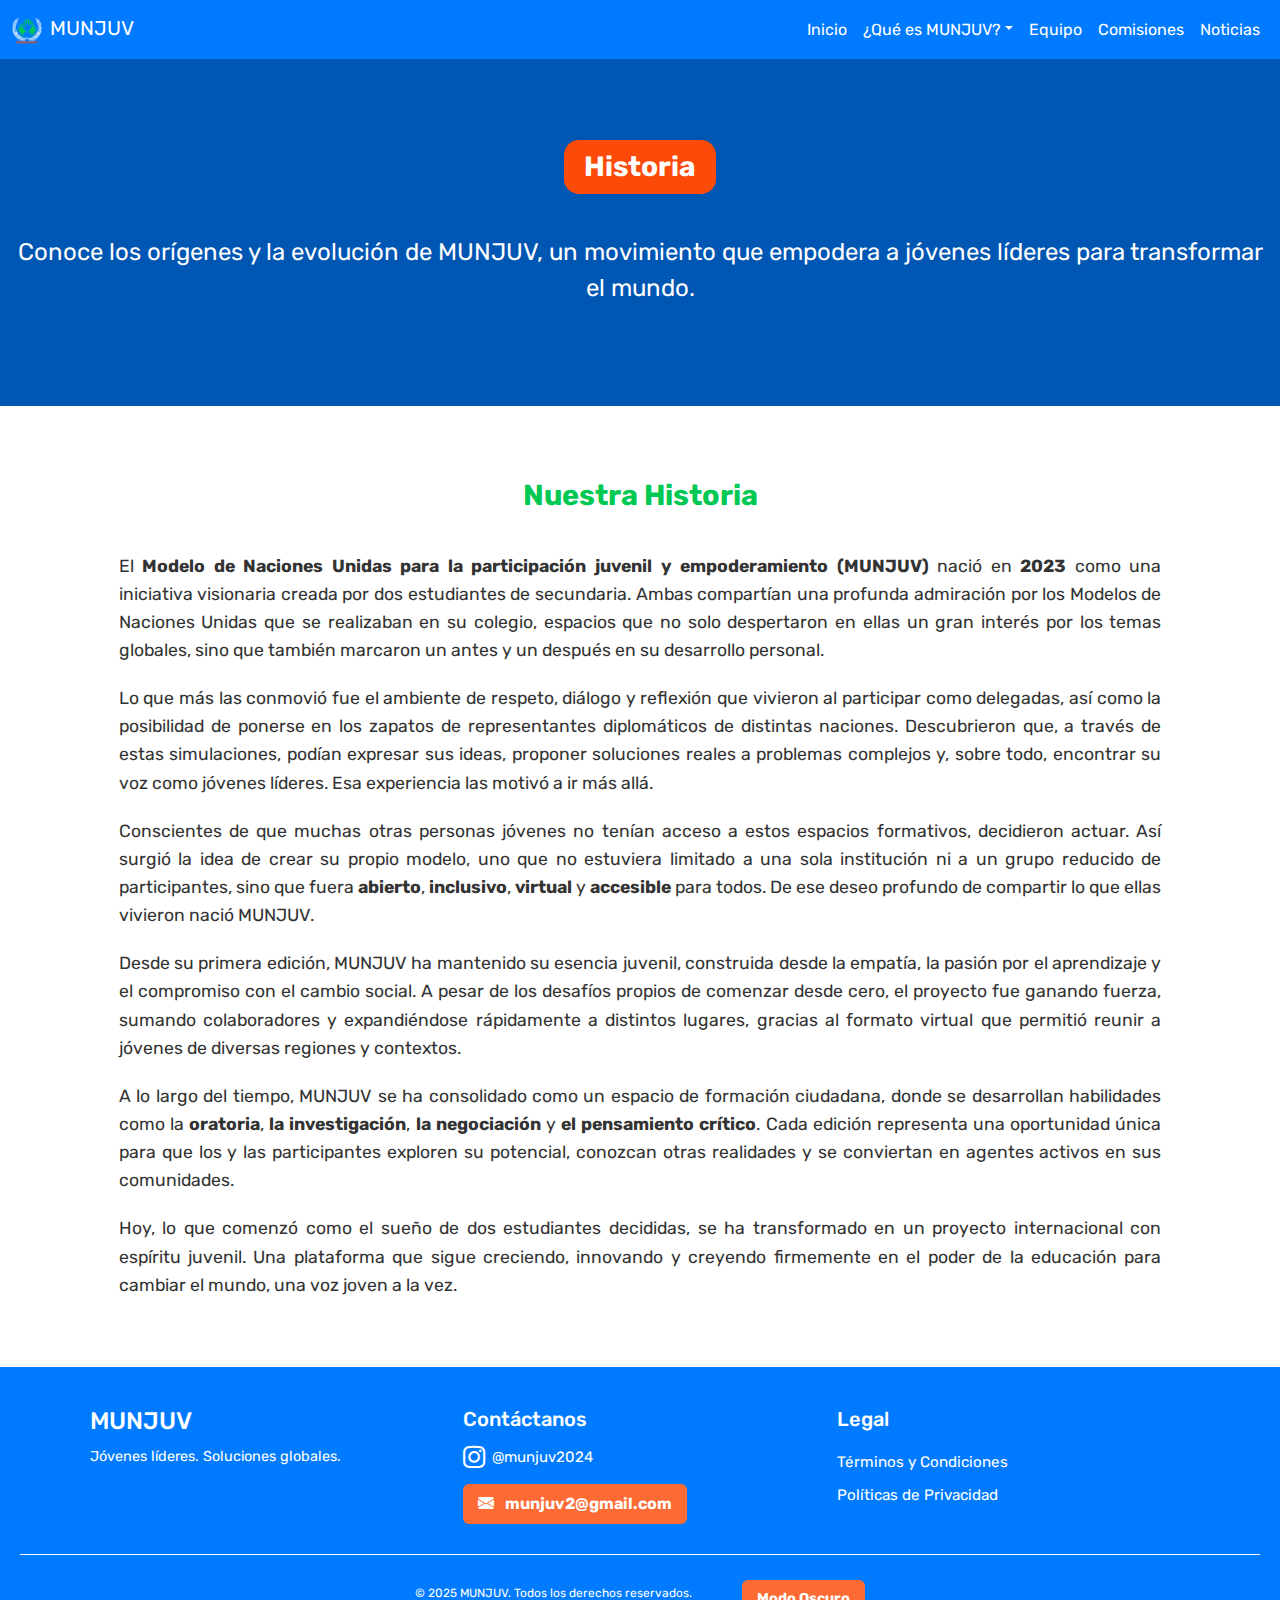
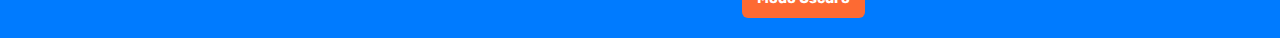
<file: historia.html>
<!DOCTYPE html>
<html>

<head>
  <meta charset="UTF-8" />
  <meta name="author" content="Dolfi Álvarez">
  <meta name="description"
    content="Página informativa sobre la historia del Modelo de Naciones Unidas para la participación juvenil y empoderamiento">
  <meta name="viewport" content="width=device-width, initial-scale=1.0">
  <meta name="keywords"
    content="MUN, ONU, Modelo de Naciones Unidas virtual, MUNJUV, liderazgo, oratoria, diplomacia, debate, jóvenes, historia">
  <title>Historia | MUNJUV</title>
  <link rel="icon" type="image/png" href="img/MUNJUV.png" />
  <link href="https://cdn.jsdelivr.net/npm/bootstrap@5.3.0/dist/css/bootstrap.min.css" rel="stylesheet">
  <link rel="stylesheet" href="styles.css">
  <link href="https://cdn.jsdelivr.net/npm/bootstrap-icons@1.10.5/font/bootstrap-icons.css" rel="stylesheet">
  <link rel="preconnect" href="https://fonts.googleapis.com">
  <link rel="preconnect" href="https://fonts.gstatic.com" crossorigin>
  <link href="https://fonts.googleapis.com/css2?family=Rubik:ital,wght@0,300..900;1,300..900&display=swap"
    rel="stylesheet">
</head>

<body>
  <div>
    <nav class="navbar navbar-expand-lg fixed-top custom-navbar">
      <div class="container-fluid">
        <a class="navbar-brand text-white" href="index.html"><img src="img/munjuv_logo.png" alt="Logo MUNJUV"
            width="30px" height="30px" class="d-inline-block align-text-top me-2">MUNJUV</a>
        <button class="navbar-toggler" type="button" data-bs-toggle="collapse" data-bs-target="#navbarNav"
          aria-controls="navbarNav" aria-expanded="false" aria-label="Toggle navigation">
          <span class="navbar-toggler-icon" style="filter: invert(1);"></span>
        </button>
        <div class="collapse navbar-collapse" id="navbarNav">
          <ul class="navbar-nav ms-auto">
            <li class="nav-item">
              <a class="nav-link active text-white" aria-current="page" href="index.html">Inicio</a>
            </li>
            <li class="nav-item dropdown">
              <a class="nav-link dropdown-toggle text-white" href="#" id="munjuvDropdown" role="button"
                data-bs-toggle="dropdown" aria-expanded="false">¿Qué es MUNJUV?</a>
              <ul class="dropdown-menu" aria-labelledby="munjuvDropdown">
                <li><a class="dropdown-item" href="historia.html">Historia</a></li>
                <li><a class="dropdown-item" href="mision-vision-objetivos.html">Misión, Visión y Objetivos</a></li>
                <li><a class="dropdown-item" href="por-qué-virtual.html">¿Por qué virtual?</a></li>
              </ul>
            </li>
            <li class="nav-item">
              <a class="nav-link text-white" href="equipo.html">Equipo</a>
            </li>
            <li class="nav-item">
              <a class="nav-link text-white" href="comisiones.html">Comisiones</a>
            </li>
            <li class="nav-item">
              <a class="nav-link text-white" href="noticias.html" tabindex="-1" aria-disabled="true">Noticias</a>
            </li>
          </ul>
        </div>
      </div>
    </nav>

    <!-- Banner -->
    <section class="bg-banner-historia" style="background-image: url('');">
      <div class="container-fluid text-center banner-content-historia">
        <h1 class="titulo-principal">Historia</h1>
        <p class="text-white fs-4">Conoce los orígenes y la evolución de MUNJUV, un movimiento que empodera a jóvenes
          líderes para transformar el mundo.</p>
      </div>
    </section>

    <!-- Sección historia -->
    <section class="history-section py-5">
      <div class="container-fluid">
        <div class="row justify-content-center">
          <div class="col-md-11 col-lg-10">
            <br>
            <h2 class="section-title">Nuestra Historia</h2>
            <br>
            <p class="text-justificado">El <strong>Modelo de Naciones Unidas para la participación juvenil y
                empoderamiento (MUNJUV)</strong> nació en <strong>2023</strong> como una iniciativa visionaria creada
              por dos estudiantes de secundaria. Ambas compartían una profunda admiración por los Modelos de Naciones
              Unidas que se realizaban en su colegio, espacios que no solo despertaron en ellas un gran interés por los
              temas globales, sino que también marcaron un antes y un después en su desarrollo personal.</p>
            <p class="text-justificado">Lo que más las conmovió fue el ambiente de respeto, diálogo y reflexión que
              vivieron al participar como delegadas, así como la posibilidad de ponerse en los zapatos de representantes
              diplomáticos de distintas naciones. Descubrieron que, a través de estas simulaciones, podían expresar sus
              ideas, proponer soluciones reales a problemas complejos y, sobre todo, encontrar su voz como jóvenes
              líderes. Esa experiencia las motivó a ir más allá.</p>
            <p class="text-justificado">Conscientes de que muchas otras personas jóvenes no tenían acceso a estos
              espacios formativos, decidieron actuar. Así surgió la idea de crear su propio modelo, uno que no estuviera
              limitado a una sola institución ni a un grupo reducido de participantes, sino que fuera
              <strong>abierto</strong>, <strong>inclusivo</strong>, <strong>virtual</strong> y
              <strong>accesible</strong> para todos. De ese deseo profundo de compartir lo que ellas vivieron nació
              MUNJUV.
            </p>
            <p class="text-justificado">Desde su primera edición, MUNJUV ha mantenido su esencia juvenil, construida
              desde la empatía, la pasión por el aprendizaje y el compromiso con el cambio social. A pesar de los
              desafíos propios de comenzar desde cero, el proyecto fue ganando fuerza, sumando colaboradores y
              expandiéndose rápidamente a distintos lugares, gracias al formato virtual que permitió reunir a jóvenes de
              diversas regiones y contextos.</p>
            <p class="text-justificado">A lo largo del tiempo, MUNJUV se ha consolidado como un espacio de formación
              ciudadana, donde se desarrollan habilidades como la <strong>oratoria</strong>, <strong>la
                investigación</strong>, <strong>la negociación</strong> y <strong>el pensamiento crítico</strong>. Cada
              edición representa una oportunidad única para que los y las participantes exploren su potencial, conozcan
              otras realidades y se conviertan en agentes activos en sus comunidades.</p>
            <p class="text-justificado">Hoy, lo que comenzó como el sueño de dos estudiantes decididas, se ha
              transformado en un proyecto internacional con espíritu juvenil. Una plataforma que sigue creciendo,
              innovando y creyendo firmemente en el poder de la educación para cambiar el mundo, una voz joven a la vez.
            </p>
          </div>
        </div>
      </div>
    </section>


    <!-- Footer -->
    <footer class="footer">
      <div class="footer-container">

        <!-- Columna: Logo / Nombre -->
        <div class="footer-brand">
          <h4>MUNJUV</h4>
          <p>Jóvenes líderes. Soluciones globales.</p>
        </div>

        <!-- Columna: Contacto -->
        <div class="footer-contact">
          <h5>Contáctanos</h5>
          <div class="social-icons a">
            <a href="https://www.instagram.com/munjuv2024?utm_source=ig_web_button_share_sheet&igsh=ZDNlZDc0MzIxNw=="
              target="_blank" title="Instagram" class="social-link">
              <i class="bi bi-instagram"></i>
              <span class="social-link-text">@munjuv2024</span>
            </a>
          </div>
          <a href="mailto:munjuv2@gmail.com" class="email-button">
            <i class="bi bi-envelope-fill me-2"></i> munjuv2@gmail.com
          </a>
        </div>

        <!-- Columna: Legal -->
        <div class="footer-legal">
          <h5>Legal</h5>
          <a href="#" id="enlaceTerminos" class="privacy-link">Términos y Condiciones</a>
          <br>
          <a href="politicas.html" class="privacy-link">Políticas de Privacidad</a>
        </div>
      </div>

      <!-- Línea inferior -->
      <div class="footer-bottom">
        <small>© 2025 MUNJUV. Todos los derechos reservados.</small>
        <button id="dark-mode-toggle" onclick="toggleDarkMode()">Modo Oscuro</button>
      </div>
    </footer>
  </div>

  <!-- Modal de Términos y Condiciones -->
  <div class="modal fade" id="modalTerminos" tabindex="-1" aria-labelledby="modalTerminosLabel" aria-hidden="true">
    <div class="modal-dialog modal-lg">
      <div class="modal-content shadow">
        <div class="modal-header">
          <h5 class="modal-title" id="modalTerminosLabel">Términos y Condiciones</h5>
          <button type="button" class="btn-close" data-bs-dismiss="modal" aria-label="Cerrar"></button>
        </div>
        <div class="modal-body-terminos p-4 text-justificado" style="max-height: 400px; overflow-y: auto;">
          <p> Al acceder y utilizar este sitio web de MUNJUV (Modelo de Naciones Unidas para la participación juvenil y
            empoderamiento), aceptas cumplir con los siguientes términos:</p>
          <p class="submodal"><strong>Uso del sitio</strong></p>
          <p>El sitio está destinado a brindar información sobre el evento, permitir inscripciones y facilitar la
            comunicación con los participantes. El uso indebido de la página está prohibido.</p>
          <p class="submodal"><strong>Propiedad intelectual</strong></p>
          <p>Todo el contenido de esta página (textos, imágenes, recursos) pertenece a MUNJUV o a sus autores. No está
            permitido copiar ni usar el contenido sin permiso.</p>
          <p class="submodal"><strong>Conducta</strong></p>
          <p> Los usuarios deben actuar con respeto y responsabilidad en cualquier espacio de interacción relacionado
            con MUNJUV.</p>
          <p class="submodal"><strong>Cambios en los términos</strong></p>
          <p>MUNJUV puede modificar estos términos sin previo aviso. Las versiones actualizadas estarán disponibles en
            esta sección.</p>
        </div>
        <div class="modal-footer">
          <button class="btn btn-primary" data-bs-dismiss="modal">Aceptar</button>
          <button class="btn btn-secondary" data-bs-dismiss="modal">Cerrar</button>
        </div>
      </div>
    </div>
  </div>

  <script src="https://cdn.jsdelivr.net/npm/bootstrap@5.3.0/dist/js/bootstrap.bundle.min.js"></script>
  <script src="js/main.js"></script>

</body>

</html>
</file>
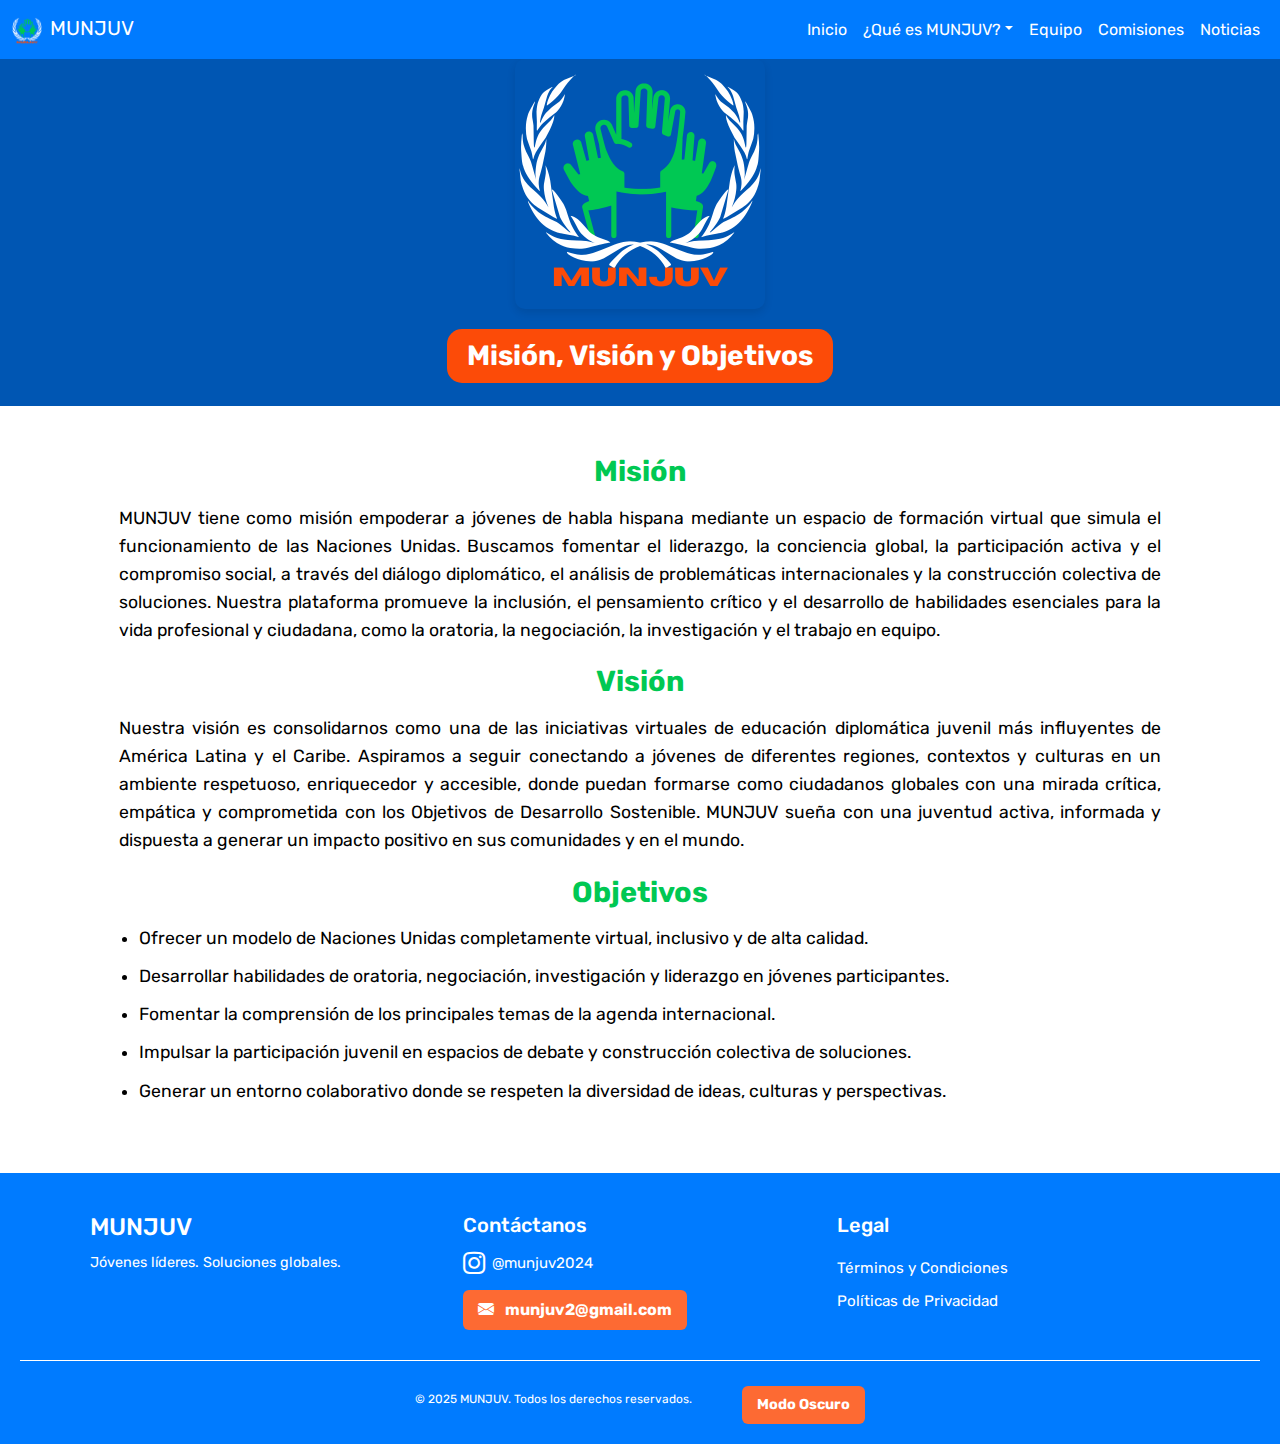
<file: mision-vision-objetivos.html>
<!DOCTYPE html>
<html>

<head>
  <meta charset="UTF-8" />
  <meta name="author" content="Dolfi Álvarez">
  <meta name="description"
    content="Página informativa sobre la misión, visión y objetivos del Modelo de Naciones Unidas para la participación juvenil y empoderamiento">
  <meta name="viewport" content="width=device-width, initial-scale=1.0">
  <meta name="keywords"
    content="MUN, ONU, Modelo de Naciones Unidas virtual, MUNJUV, liderazgo, oratoria, diplomacia, debate, jóvenes, misión, visión, objetivos">
  <title>Misión, Visión y Objetivos | MUNJUV</title>
  <link rel="icon" type="image/png" href="img/MUNJUV.png" />
  <link href="https://cdn.jsdelivr.net/npm/bootstrap@5.3.0/dist/css/bootstrap.min.css" rel="stylesheet">
  <link rel="stylesheet" href="styles.css">
  <link href="https://cdn.jsdelivr.net/npm/bootstrap-icons@1.10.5/font/bootstrap-icons.css" rel="stylesheet">
  <link rel="preconnect" href="https://fonts.googleapis.com">
  <link rel="preconnect" href="https://fonts.gstatic.com" crossorigin>
  <link href="https://fonts.googleapis.com/css2?family=Rubik:ital,wght@0,300..900;1,300..900&display=swap"
    rel="stylesheet">
</head>

<body>
  <div>
    <nav class="navbar navbar-expand-lg fixed-top custom-navbar">
      <div class="container-fluid">
        <a class="navbar-brand text-white" href="index.html"><img src="img/munjuv_logo.png" alt="Logo MUNJUV"
            width="30px" height="30px" class="d-inline-block align-text-top me-2">MUNJUV</a>
        <button class="navbar-toggler" type="button" data-bs-toggle="collapse" data-bs-target="#navbarNav"
          aria-controls="navbarNav" aria-expanded="false" aria-label="Toggle navigation">
          <span class="navbar-toggler-icon" style="filter: invert(1);"></span>
        </button>
        <div class="collapse navbar-collapse" id="navbarNav">
          <ul class="navbar-nav ms-auto">
            <li class="nav-item">
              <a class="nav-link active text-white" aria-current="page" href="index.html">Inicio</a>
            </li>
            <li class="nav-item dropdown">
              <a class="nav-link dropdown-toggle text-white" href="#" id="munjuvDropdown" role="button"
                data-bs-toggle="dropdown" aria-expanded="false">¿Qué es MUNJUV?</a>
              <ul class="dropdown-menu" aria-labelledby="munjuvDropdown">
                <li><a class="dropdown-item" href="historia.html">Historia</a></li>
                <li><a class="dropdown-item" href="mision-vision-objetivos.html">Misión, Visión y Objetivos</a></li>
                <li><a class="dropdown-item" href="por-qué-virtual.html">¿Por qué virtual?</a></li>
              </ul>
            </li>
            <li class="nav-item">
              <a class="nav-link text-white" href="equipo.html">Equipo</a>
            </li>
            <li class="nav-item">
              <a class="nav-link text-white" href="comisiones.html">Comisiones</a>
            </li>
            <li class="nav-item">
              <a class="nav-link text-white" href="noticias.html" tabindex="-1" aria-disabled="true">Noticias</a>
            </li>
          </ul>
        </div>
      </div>
    </nav>

    <!-- Banner -->
    <section class="bg-banner-mision" style="background-image: url('');">
      <div class="container-fluid text-center banner-content-mision">
        <img src="img/munjuv_logo.png" alt="Logo MUNJUV" class="banner-logo-mision">
        <h1 class="titulo-principal">Misión, Visión y Objetivos</h1>
      </div>
    </section>

    <!-- Misiónn, Visión, Objetivos sección -->
    <section class="mvo-section py-5">
      <div class="container-fluid">
        <div class="row justify-content-center">
          <div class="col-md-11 col-lg-10">
            <h2 class="mvo-title">Misión</h2>
            <p class="text-justificado">MUNJUV tiene como misión empoderar a jóvenes de habla hispana mediante un
              espacio de formación virtual que simula el funcionamiento de las Naciones Unidas. Buscamos fomentar el
              liderazgo, la conciencia global, la participación activa y el compromiso social, a través del diálogo
              diplomático, el análisis de problemáticas internacionales y la construcción colectiva de soluciones.
              Nuestra plataforma promueve la inclusión, el pensamiento crítico y el desarrollo de habilidades esenciales
              para la vida profesional y ciudadana, como la oratoria, la negociación, la investigación y el trabajo en
              equipo.</p>

            <h2 class="mvo-title">Visión</h2>
            <p class="text-justificado">Nuestra visión es consolidarnos como una de las iniciativas virtuales de
              educación diplomática juvenil más influyentes de América Latina y el Caribe. Aspiramos a seguir conectando
              a jóvenes de diferentes regiones, contextos y culturas en un ambiente respetuoso, enriquecedor y
              accesible, donde puedan formarse como ciudadanos globales con una mirada crítica, empática y comprometida
              con los Objetivos de Desarrollo Sostenible. MUNJUV sueña con una juventud activa, informada y dispuesta a
              generar un impacto positivo en sus comunidades y en el mundo.</p>

            <h2 class="mvo-title">Objetivos</h2>
            <ul class="text-justificado">
              <li>Ofrecer un modelo de Naciones Unidas completamente virtual, inclusivo y de alta calidad.</li>
              <li>Desarrollar habilidades de oratoria, negociación, investigación y liderazgo en jóvenes participantes.
              </li>
              <li>Fomentar la comprensión de los principales temas de la agenda internacional.</li>
              <li>Impulsar la participación juvenil en espacios de debate y construcción colectiva de soluciones.</li>
              <li>Generar un entorno colaborativo donde se respeten la diversidad de ideas, culturas y perspectivas.
              </li>
            </ul>
          </div>
        </div>
      </div>
    </section>


    <!-- Footer -->
    <footer class="footer">
      <div class="footer-container">

        <!-- Columna: Logo / Nombre -->
        <div class="footer-brand">
          <h4>MUNJUV</h4>
          <p>Jóvenes líderes. Soluciones globales.</p>
        </div>

        <!-- Columna: Contacto -->
        <div class="footer-contact">
          <h5>Contáctanos</h5>
          <div class="social-icons a">
            <a href="https://www.instagram.com/munjuv2024?utm_source=ig_web_button_share_sheet&igsh=ZDNlZDc0MzIxNw=="
              target="_blank" title="Instagram" class="social-link">
              <i class="bi bi-instagram"></i>
              <span class="social-link-text">@munjuv2024</span>
            </a>
          </div>
          <a href="mailto:munjuv2@gmail.com" class="email-button">
            <i class="bi bi-envelope-fill me-2"></i> munjuv2@gmail.com
          </a>
        </div>

        <!-- Columna: Legal -->
        <div class="footer-legal">
          <h5>Legal</h5>
          <a href="#" id="enlaceTerminos" class="privacy-link">Términos y Condiciones</a>
          <br>
          <a href="politicas.html" class="privacy-link">Políticas de Privacidad</a>
        </div>
      </div>

      <!-- Línea inferior -->
      <div class="footer-bottom">
        <small>© 2025 MUNJUV. Todos los derechos reservados.</small>
        <button id="dark-mode-toggle" onclick="toggleDarkMode()">Modo Oscuro</button>
      </div>
    </footer>
  </div>

  <!-- Modal de Términos y Condiciones -->
  <div class="modal fade" id="modalTerminos" tabindex="-1" aria-labelledby="modalTerminosLabel" aria-hidden="true">
    <div class="modal-dialog modal-lg">
      <div class="modal-content shadow">
        <div class="modal-header">
          <h5 class="modal-title" id="modalTerminosLabel">Términos y Condiciones</h5>
          <button type="button" class="btn-close" data-bs-dismiss="modal" aria-label="Cerrar"></button>
        </div>
        <div class="modal-body-terminos p-4 text-justificado" style="max-height: 400px; overflow-y: auto;">
          <p> Al acceder y utilizar este sitio web de MUNJUV (Modelo de Naciones Unidas para la participación juvenil y
            empoderamiento), aceptas cumplir con los siguientes términos:</p>
          <p class="submodal"><strong>Uso del sitio</strong></p>
          <p>El sitio está destinado a brindar información sobre el evento, permitir inscripciones y facilitar la
            comunicación con los participantes. El uso indebido de la página está prohibido.</p>
          <p class="submodal"><strong>Propiedad intelectual</strong></p>
          <p>Todo el contenido de esta página (textos, imágenes, recursos) pertenece a MUNJUV o a sus autores. No está
            permitido copiar ni usar el contenido sin permiso.</p>
          <p class="submodal"><strong>Conducta</strong></p>
          <p> Los usuarios deben actuar con respeto y responsabilidad en cualquier espacio de interacción relacionado
            con MUNJUV.</p>
          <p class="submodal"><strong>Cambios en los términos</strong></p>
          <p>MUNJUV puede modificar estos términos sin previo aviso. Las versiones actualizadas estarán disponibles en
            esta sección.</p>
        </div>
        <div class="modal-footer">
          <button class="btn btn-primary" data-bs-dismiss="modal">Aceptar</button>
          <button class="btn btn-secondary" data-bs-dismiss="modal">Cerrar</button>
        </div>
      </div>
    </div>
  </div>

  <script src="https://cdn.jsdelivr.net/npm/bootstrap@5.3.0/dist/js/bootstrap.bundle.min.js"></script>
  <script src="js/main.js"></script>

</body>

</html>
</file>
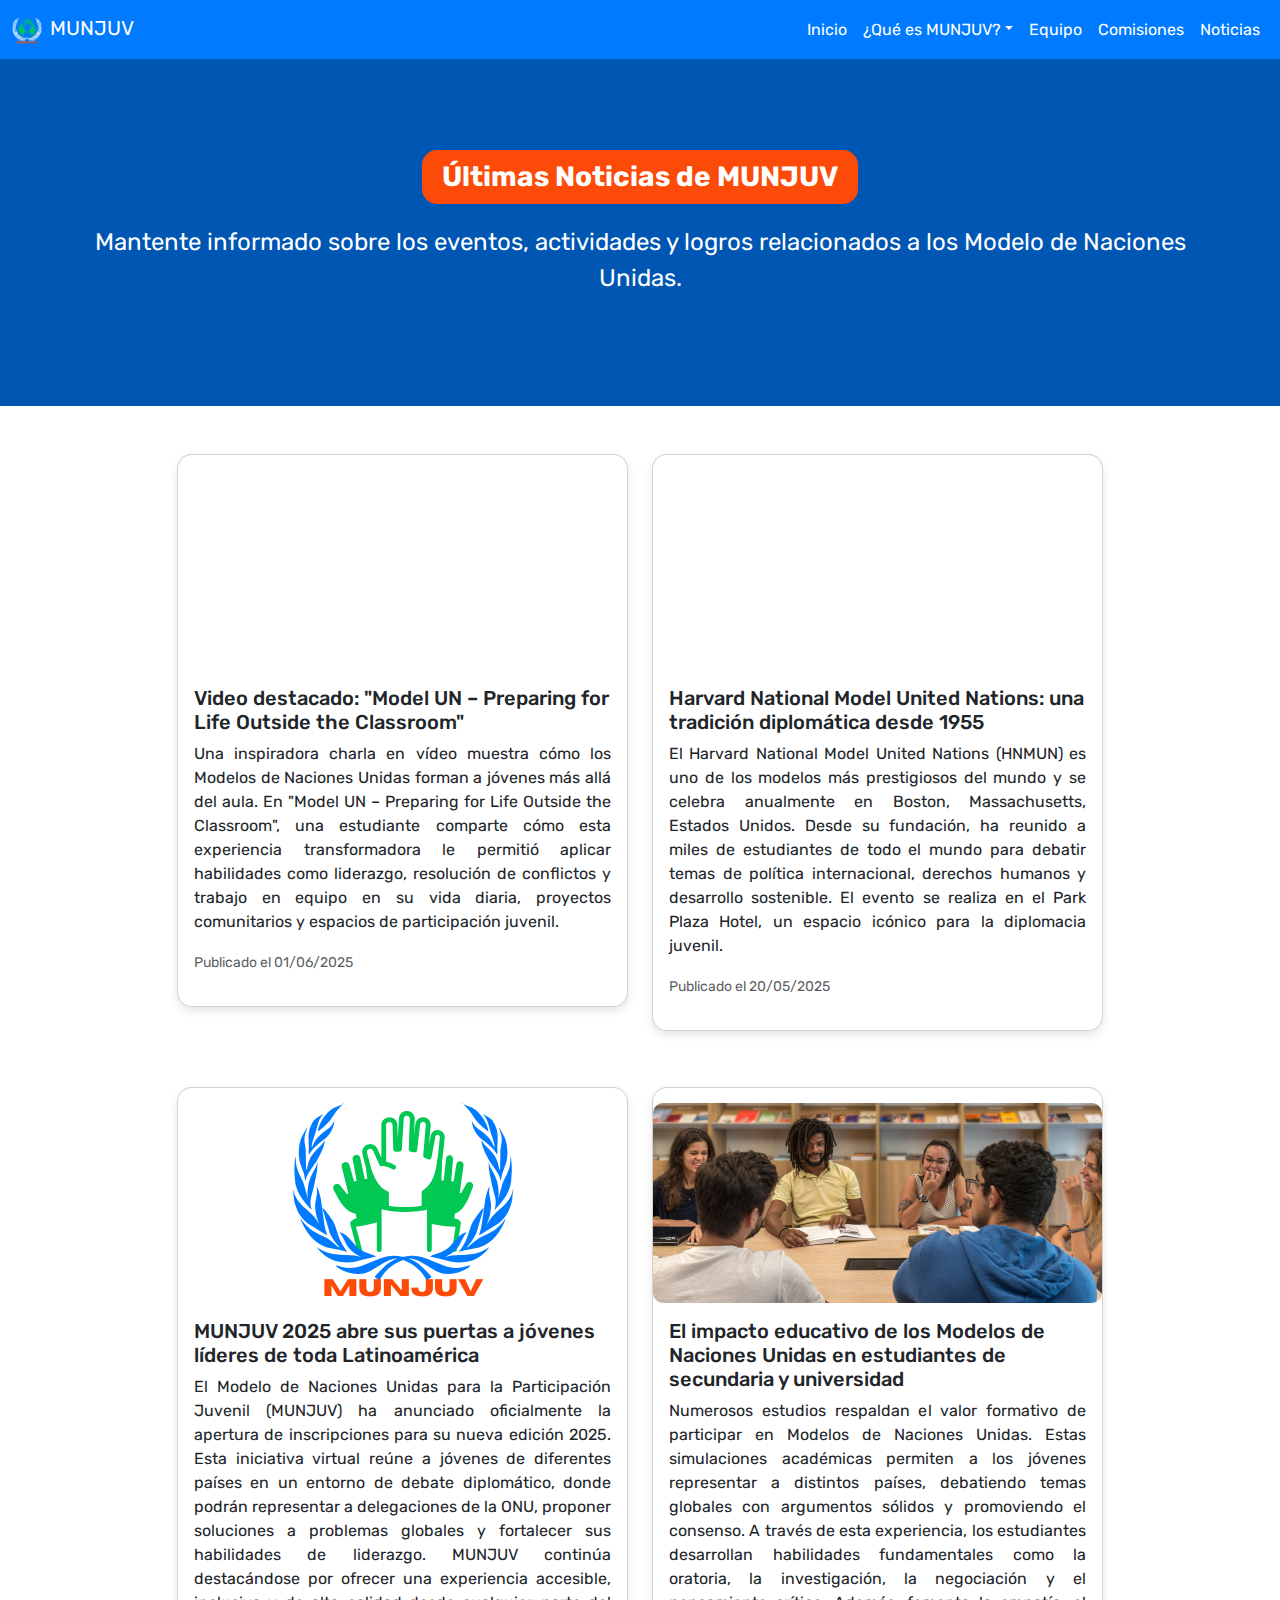
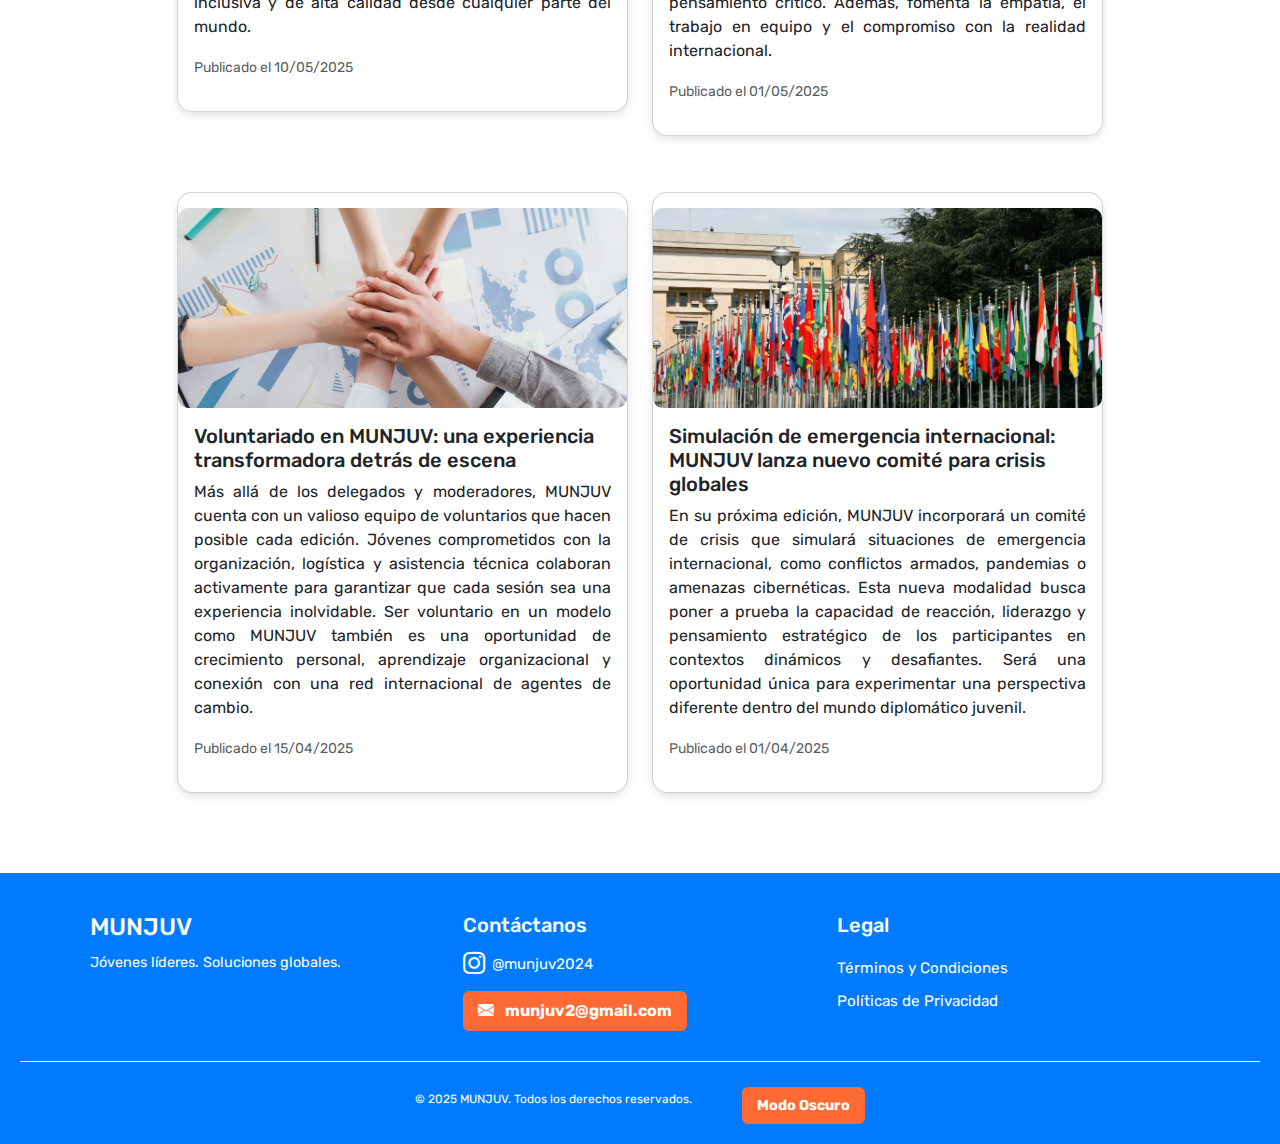
<file: noticias.html>
<!DOCTYPE html>
<html>

<head>
  <meta charset="UTF-8" />
  <meta name="author" content="Dolfi Álvarez">
  <meta name="description"
    content="Página de noticias del Modelo de Naciones Unidas para la participación juvenil y empoderamiento">
  <meta name="viewport" content="width=device-width, initial-scale=1.0">
  <meta name="keywords"
    content="MUN, ONU, Modelo de Naciones Unidas virtual, MUNJUV, liderazgo, oratoria, diplomacia, debate, jóvenes">
  <title>Noticias | MUNJUV</title>
  <link rel="icon" type="image/png" href="img/MUNJUV.png" />
  <link href="https://cdn.jsdelivr.net/npm/bootstrap@5.3.0/dist/css/bootstrap.min.css" rel="stylesheet">
  <link rel="stylesheet" href="styles.css">
  <link href="https://cdn.jsdelivr.net/npm/bootstrap-icons@1.10.5/font/bootstrap-icons.css" rel="stylesheet">
  <link rel="preconnect" href="https://fonts.googleapis.com">
  <link rel="preconnect" href="https://fonts.gstatic.com" crossorigin>
  <link href="https://fonts.googleapis.com/css2?family=Rubik:ital,wght@0,300..900;1,300..900&display=swap"
    rel="stylesheet">
</head>

<body>
  <div>
    <nav class="navbar navbar-expand-lg fixed-top custom-navbar">
      <div class="container-fluid">
        <a class="navbar-brand text-white" href="index.html"><img src="img/munjuv_logo.png" alt="Logo MUNJUV"
            width="30px" height="30px" class="d-inline-block align-text-top me-2">MUNJUV</a>
        <button class="navbar-toggler" type="button" data-bs-toggle="collapse" data-bs-target="#navbarNav"
          aria-controls="navbarNav" aria-expanded="false" aria-label="Toggle navigation">
          <span class="navbar-toggler-icon" style="filter: invert(1);"></span>
        </button>
        <div class="collapse navbar-collapse" id="navbarNav">
          <ul class="navbar-nav ms-auto">
            <li class="nav-item">
              <a class="nav-link active text-white" aria-current="page" href="index.html">Inicio</a>
            </li>
            <li class="nav-item dropdown">
              <a class="nav-link dropdown-toggle text-white" href="#" id="munjuvDropdown" role="button"
                data-bs-toggle="dropdown" aria-expanded="false">¿Qué es MUNJUV?</a>
              <ul class="dropdown-menu" aria-labelledby="munjuvDropdown">
                <li><a class="dropdown-item" href="historia.html">Historia</a></li>
                <li><a class="dropdown-item" href="mision-vision-objetivos.html">Misión, Visión y Objetivos</a></li>
                <li><a class="dropdown-item" href="por-qué-virtual.html">¿Por qué virtual?</a></li>
              </ul>
            </li>
            <li class="nav-item">
              <a class="nav-link text-white" href="equipo.html">Equipo</a>
            </li>
            <li class="nav-item">
              <a class="nav-link text-white" href="comisiones.html">Comisiones</a>
            </li>
            <li class="nav-item">
              <a class="nav-link text-white" href="noticias.html" tabindex="-1" aria-disabled="true">Noticias</a>
            </li>
          </ul>
        </div>
      </div>
    </nav>

    <!-- Banner -->
    <section class="bg-banner-noticias" style="background-image: url('');">
      <div class="container">
        <h1 class="titulo-principal">Últimas Noticias de MUNJUV</h1>
        <p class="text-white fs-4">Mantente informado sobre los eventos, actividades y logros relacionados a los Modelo
          de Naciones Unidas.</p>
      </div>
    </section>

    <!-- Sección noticias en cards -->
    <section class="news-section py-5">
      <div class="container">

        <div class="row g-4 justify-content-center">
          <!--  Card 1 -->
          <div class="col-md-6 col-lg-5">
            <div class="card card-hover">
              <iframe class="card-img-top card-img" src="https://www.youtube.com/embed/OYHMUfF7R3k?si=pV0kgw4nXfDUOn3S"
                title="YouTube video player" frameborder="0"
                allow="accelerometer; autoplay; clipboard-write; encrypted-media; gyroscope; picture-in-picture; web-share"
                allowfullscreen></iframe>
              <div class="card-body">
                <h5 class="card-title">Video destacado: "Model UN – Preparing for Life Outside the Classroom"</h5>
                <p class="card-text text-justificado">Una inspiradora charla en vídeo muestra cómo los Modelos de
                  Naciones Unidas forman a jóvenes más allá del aula. En "Model UN – Preparing for Life Outside the
                  Classroom", una estudiante comparte cómo esta experiencia transformadora le permitió aplicar
                  habilidades como liderazgo, resolución de conflictos y trabajo en equipo en su vida diaria, proyectos
                  comunitarios y espacios de participación juvenil.</p>
                <p class="text-muted"><small>Publicado el 01/06/2025</small></p>
              </div>
            </div>
          </div>
          <!-- Card 2 -->
          <div class="col-md-6 col-lg-5">
            <div class="card card-hover">
              <iframe class="card-img-top card-img"
                src="https://www.google.com/maps/embed?pb=!1m18!1m12!1m3!1d2948.600796152777!2d-71.06972259999999!3d42.351033799999996!2m3!1f0!2f0!3f0!3m2!1i1024!2i768!4f13.1!3m3!1m2!1s0x89e37a745efb08b5%3A0x4823356af08a02e8!2sBoston%20Park%20Plaza%20Hotel%20%26%20Towers!5e0!3m2!1ses!2sdo!4v1751757947120!5m2!1ses!2sdo"
                frameborder="0" style="border:0;" allowfullscreen="" aria-hidden="false" tabindex="0"></iframe>

              <div class="card-body">
                <h5 class="card-title">Harvard National Model United Nations: una tradición diplomática desde 1955</h5>
                <p class="card-text text-justificado">El Harvard National Model United Nations (HNMUN) es uno de los
                  modelos más prestigiosos del mundo y se celebra anualmente en Boston, Massachusetts, Estados Unidos.
                  Desde su fundación, ha reunido a miles de estudiantes de todo el mundo para debatir temas de política
                  internacional, derechos humanos y desarrollo sostenible. El evento se realiza en el Park Plaza Hotel,
                  un espacio icónico para la diplomacia juvenil.</p>
                <p class="text-muted"><small>Publicado el 20/05/2025</small></p>
              </div>
            </div>
          </div>
        </div>

        <div class="row g-4 justify-content-center mt-4">
          <!-- Card 3 -->
          <div class="col-md-6 col-lg-5">
            <div class="card card-hover">
              <img src="img/logo-noticias.png" class="card-img-top card-img" alt="Logo MUNJUV">
              <div class="card-body">
                <h5 class="card-title">MUNJUV 2025 abre sus puertas a jóvenes líderes de toda Latinoamérica</h5>
                <p class="card-text text-justificado">El Modelo de Naciones Unidas para la Participación Juvenil
                  (MUNJUV) ha anunciado oficialmente la apertura de inscripciones para su nueva edición 2025. Esta
                  iniciativa virtual reúne a jóvenes de diferentes países en un entorno de debate diplomático, donde
                  podrán representar a delegaciones de la ONU, proponer soluciones a problemas globales y fortalecer sus
                  habilidades de liderazgo. MUNJUV continúa destacándose por ofrecer una experiencia accesible,
                  inclusiva y de alta calidad desde cualquier parte del mundo.</p>
                <p class="text-muted"><small>Publicado el 10/05/2025</small></p>
              </div>
            </div>
          </div>
          <!-- Card 4 -->
          <div class="col-md-6 col-lg-5">
            <div class="card card-hover">
              <img src="img/jovenes-noticias.png" class="card-img-top card-img" alt="Jóvenes reunidos debatiendo">
              <div class="card-body">
                <h5 class="card-title">El impacto educativo de los Modelos de Naciones Unidas en estudiantes de
                  secundaria y universidad</h5>
                <p class="card-text text-justificado">Numerosos estudios respaldan el valor formativo de participar en
                  Modelos de Naciones Unidas. Estas simulaciones académicas permiten a los jóvenes representar a
                  distintos países, debatiendo temas globales con argumentos sólidos y promoviendo el consenso. A través
                  de esta experiencia, los estudiantes desarrollan habilidades fundamentales como la oratoria, la
                  investigación, la negociación y el pensamiento crítico. Además, fomenta la empatía, el trabajo en
                  equipo y el compromiso con la realidad internacional. </p>
                <p class="text-muted"><small>Publicado el 01/05/2025</small></p>
              </div>
            </div>
          </div>
        </div>

        <div class="row g-4 justify-content-center mt-4">
          <!-- Card 5 -->
          <div class="col-md-6 col-lg-5">
            <div class="card card-hover">
              <img src="img/manosunidas.png" class="card-img-top card-img" alt="Voluntariado unión">
              <div class="card-body">
                <h5 class="card-title">Voluntariado en MUNJUV: una experiencia transformadora detrás de escena</h5>
                <p class="card-text text-justificado">Más allá de los delegados y moderadores, MUNJUV cuenta con un
                  valioso equipo de voluntarios que hacen posible cada edición. Jóvenes comprometidos con la
                  organización, logística y asistencia técnica colaboran activamente para garantizar que cada sesión sea
                  una experiencia inolvidable. Ser voluntario en un modelo como MUNJUV también es una oportunidad de
                  crecimiento personal, aprendizaje organizacional y conexión con una red internacional de agentes de
                  cambio.</p>
                <p class="text-muted"><small>Publicado el 15/04/2025</small></p>
              </div>
            </div>
          </div>
          <!-- Card 6 -->
          <div class="col-md-6 col-lg-5">
            <div class="card card-hover">
              <img src="img/banderas.png" class="card-img-top card-img" alt="Simulacro de emergencia">
              <div class="card-body">
                <h5 class="card-title">Simulación de emergencia internacional: MUNJUV lanza nuevo comité para crisis
                  globales</h5>
                <p class="card-text text-justificado">En su próxima edición, MUNJUV incorporará un comité de crisis que
                  simulará situaciones de emergencia internacional, como conflictos armados, pandemias o amenazas
                  cibernéticas. Esta nueva modalidad busca poner a prueba la capacidad de reacción, liderazgo y
                  pensamiento estratégico de los participantes en contextos dinámicos y desafiantes. Será una
                  oportunidad única para experimentar una perspectiva diferente dentro del mundo diplomático juvenil.
                </p>
                <p class="text-muted"><small>Publicado el 01/04/2025</small></p>
              </div>
            </div>
          </div>
        </div>
      </div>
    </section>

    <!-- Footer -->
    <footer class="footer">
      <div class="footer-container">

        <!-- Columna: Logo / Nombre -->
        <div class="footer-brand">
          <h4>MUNJUV</h4>
          <p>Jóvenes líderes. Soluciones globales.</p>
        </div>

        <!-- Columna: Contacto -->
        <div class="footer-contact">
          <h5>Contáctanos</h5>
          <div class="social-icons a">
            <a href="https://www.instagram.com/munjuv2024?utm_source=ig_web_button_share_sheet&igsh=ZDNlZDc0MzIxNw=="
              target="_blank" title="Instagram" class="social-link">
              <i class="bi bi-instagram"></i>
              <span class="social-link-text">@munjuv2024</span>
            </a>
          </div>
          <a href="mailto:munjuv2@gmail.com" class="email-button">
            <i class="bi bi-envelope-fill me-2"></i> munjuv2@gmail.com
          </a>
        </div>

        <!-- Columna: Legal -->
        <div class="footer-legal">
          <h5>Legal</h5>
          <a href="#" id="enlaceTerminos" class="privacy-link">Términos y Condiciones</a>
          <br>
          <a href="politicas.html" class="privacy-link">Políticas de Privacidad</a>
        </div>
      </div>

      <!-- Línea inferior -->
      <div class="footer-bottom">
        <small>© 2025 MUNJUV. Todos los derechos reservados.</small>
        <button id="dark-mode-toggle" onclick="toggleDarkMode()">Modo Oscuro</button>
      </div>
    </footer>
  </div>
  <!-- Modal de Términos y Condiciones -->
  <div class="modal fade" id="modalTerminos" tabindex="-1" aria-labelledby="modalTerminosLabel" aria-hidden="true">
    <div class="modal-dialog modal-lg">
      <div class="modal-content shadow">
        <div class="modal-header">
          <h5 class="modal-title" id="modalTerminosLabel">Términos y Condiciones</h5>
          <button type="button" class="btn-close" data-bs-dismiss="modal" aria-label="Cerrar"></button>
        </div>
        <div class="modal-body-terminos p-4 text-justificado" style="max-height: 400px; overflow-y: auto;">
          <p> Al acceder y utilizar este sitio web de MUNJUV (Modelo de Naciones Unidas para la participación juvenil y
            empoderamiento), aceptas cumplir con los siguientes términos:</p>
          <p class="submodal"><strong>Uso del sitio</strong></p>
          <p>El sitio está destinado a brindar información sobre el evento, permitir inscripciones y facilitar la
            comunicación con los participantes. El uso indebido de la página está prohibido.</p>
          <p class="submodal"><strong>Propiedad intelectual</strong></p>
          <p>Todo el contenido de esta página (textos, imágenes, recursos) pertenece a MUNJUV o a sus autores. No está
            permitido copiar ni usar el contenido sin permiso.</p>
          <p class="submodal"><strong>Conducta</strong></p>
          <p> Los usuarios deben actuar con respeto y responsabilidad en cualquier espacio de interacción relacionado
            con MUNJUV.</p>
          <p class="submodal"><strong>Cambios en los términos</strong></p>
          <p>MUNJUV puede modificar estos términos sin previo aviso. Las versiones actualizadas estarán disponibles en
            esta sección.</p>

        </div>
        <div class="modal-footer">
          <button class="btn btn-primary" data-bs-dismiss="modal">Aceptar</button>
          <button class="btn btn-secondary" data-bs-dismiss="modal">Cerrar</button>
        </div>
      </div>
    </div>
  </div>

  <script src="https://cdn.jsdelivr.net/npm/bootstrap@5.3.0/dist/js/bootstrap.bundle.min.js"></script>
  <script src="js/main.js"></script>
</body>

</html>
</file>
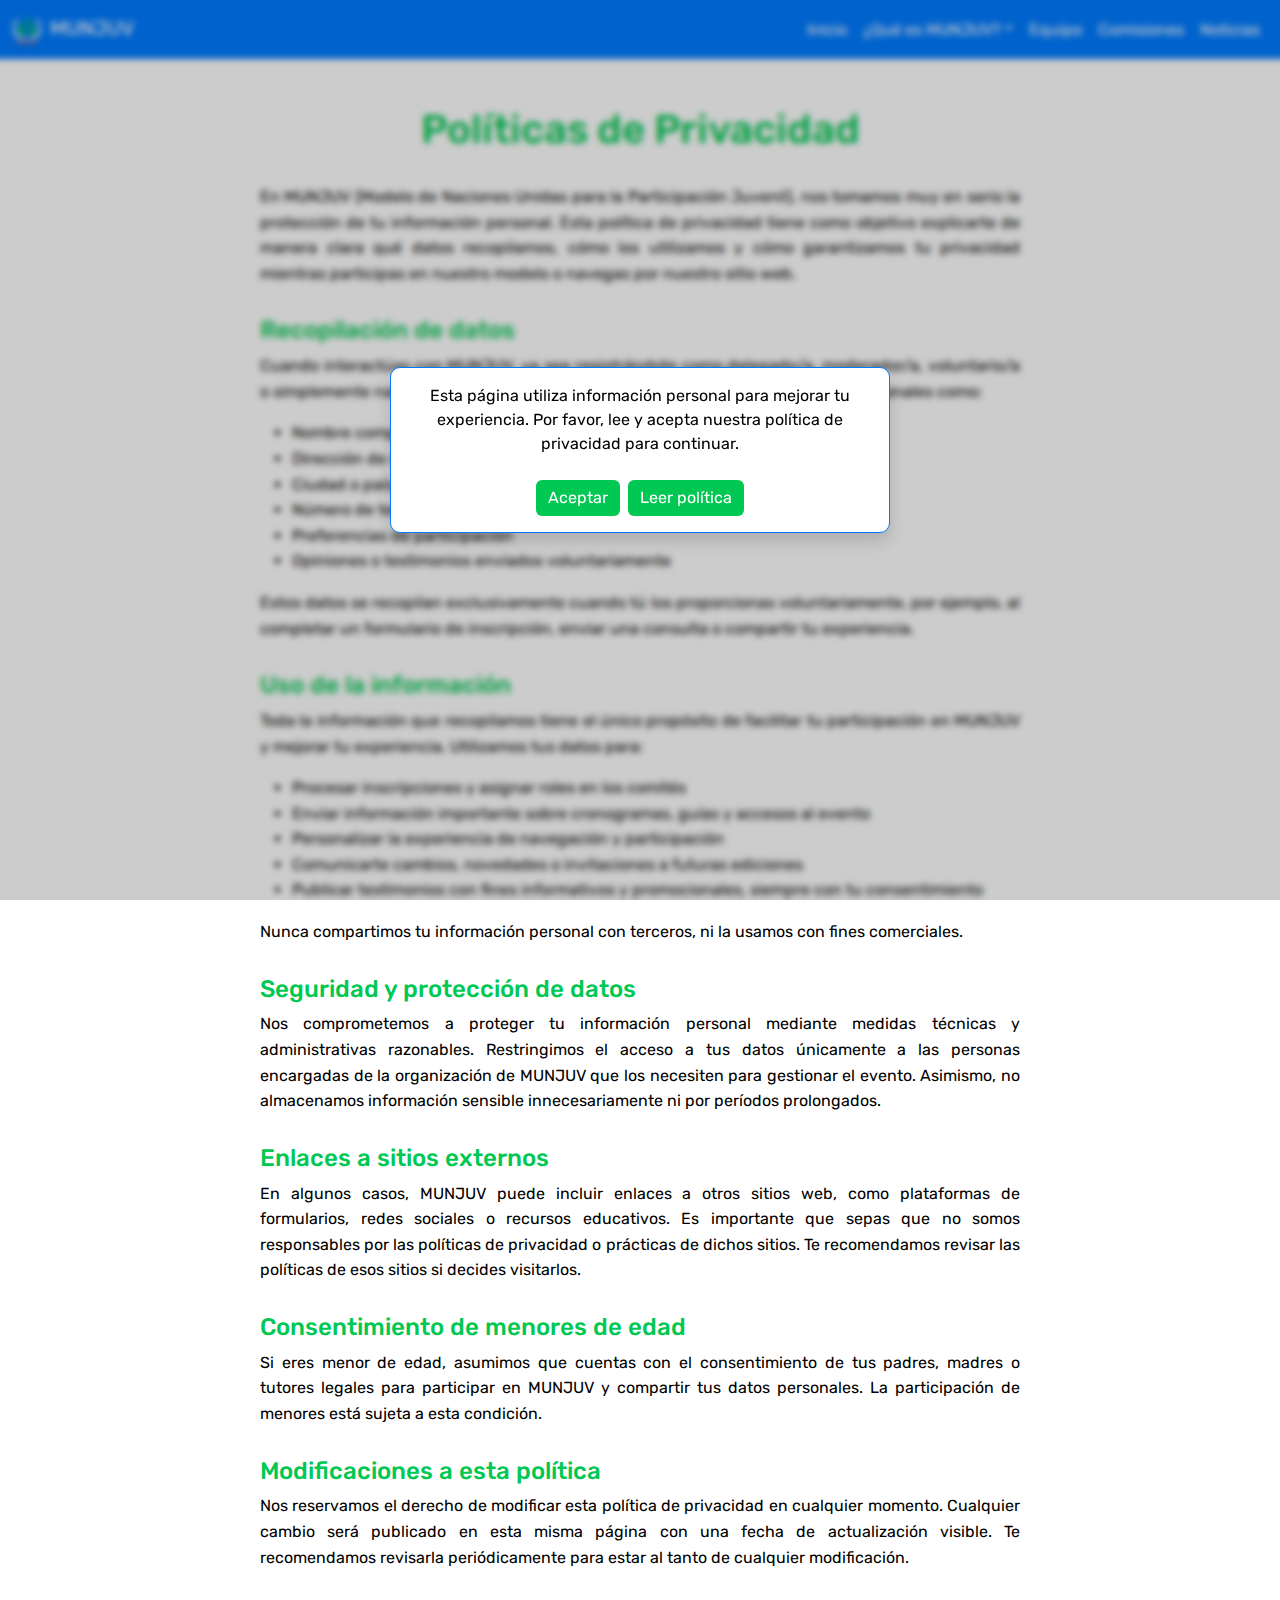
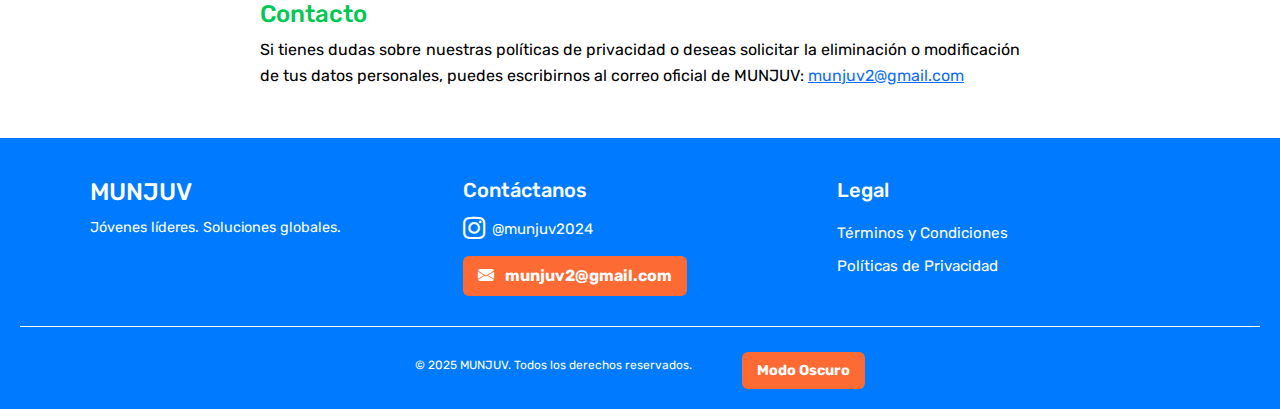
<file: politicas.html>
<!DOCTYPE html>
<html lang="es">

<head>
  <meta charset="UTF-8" />
  <meta name="author" content="Dolfi Álvarez">
  <meta name="description"
    content="Página sobre Políticas de Privacidad del Modelo de las NAciones Unidas para la participación juvenil y empoderamiento">
  <meta name="viewport" content="width=device-width, initial-scale=1.0">
  <meta name="keywords" content="MUN, ONU, Modelo de Naciones Unidas virtual, MUNJUV, políticas, privacidad, datos, usuarios">
  <title>Políticas | MUNJUV</title>
  <link rel="icon" type="image/png" href="img/MUNJUV.png" />
  <link href="https://cdn.jsdelivr.net/npm/bootstrap@5.3.0/dist/css/bootstrap.min.css" rel="stylesheet">
  <link rel="stylesheet" href="styles.css">
  <link href="https://cdn.jsdelivr.net/npm/bootstrap-icons@1.10.5/font/bootstrap-icons.css" rel="stylesheet">
  <link rel="preconnect" href="https://fonts.googleapis.com">
  <link rel="preconnect" href="https://fonts.gstatic.com" crossorigin>
  <link href="https://fonts.googleapis.com/css2?family=Rubik:ital,wght@0,300..900;1,300..900&display=swap"
    rel="stylesheet">
</head>

<body>

  <nav class="navbar navbar-expand-lg fixed-top custom-navbar">
    <div class="container-fluid">
      <a class="navbar-brand text-white" href="index.html"><img src="img/munjuv_logo.png" alt="Logo MUNJUV" width="30px"
          height="30px" class="d-inline-block align-text-top me-2">MUNJUV</a>
      <button class="navbar-toggler" type="button" data-bs-toggle="collapse" data-bs-target="#navbarNav"
        aria-controls="navbarNav" aria-expanded="false" aria-label="Toggle navigation">
        <span class="navbar-toggler-icon" style="filter: invert(1);"></span>
      </button>
      <div class="collapse navbar-collapse" id="navbarNav">
        <ul class="navbar-nav ms-auto">
          <li class="nav-item">
            <a class="nav-link active text-white" aria-current="page" href="index.html">Inicio</a>
          </li>
          <li class="nav-item dropdown">
            <a class="nav-link dropdown-toggle text-white" href="#" id="munjuvDropdown" role="button"
              data-bs-toggle="dropdown" aria-expanded="false">¿Qué es MUNJUV?</a>
            <ul class="dropdown-menu" aria-labelledby="munjuvDropdown">
              <li><a class="dropdown-item" href="historia.html">Historia</a></li>
              <li><a class="dropdown-item" href="mision-vision-objetivos.html">Misión, Visión y Objetivos</a></li>
              <li><a class="dropdown-item" href="por-qué-virtual.html">¿Por qué virtual?</a></li>
            </ul>
          </li>
          <li class="nav-item">
            <a class="nav-link text-white" href="equipo.html">Equipo</a>
          </li>
          <li class="nav-item">
            <a class="nav-link text-white" href="comisiones.html">Comisiones</a>
          </li>
          <li class="nav-item">
            <a class="nav-link text-white" href="noticias.html" tabindex="-1" aria-disabled="true">Noticias</a>
          </li>
        </ul>
      </div>
    </div>
  </nav>

  <!-- Overlay difuminado -->
  <div id="overlayBlur" class="position-fixed top-0 start-0 w-100 h-100"
    style="backdrop-filter: blur(3px); background-color: rgba(0, 0, 0, 0.2); z-index: 1049; display: none;">
  </div>

  <!-- Alerta -->
  <div id="customAlert"
    class="alert alert-info fade show position-fixed top-50 start-50 translate-middle shadow text-center" role="alert"
    style="display: none; z-index: 1050; width: 90%; max-width: 500px;">
    <div class="d-flex flex-column align-items-center">
      <div>
        Esta página utiliza información personal para mejorar tu experiencia. Por favor, lee y acepta nuestra política
        de privacidad para continuar.
      </div>
      <div class="d-flex justify-content-center gap-2 mt-4">
        <button class="btn btn-primary">Aceptar</button>
        <a href="#politicas" class="btn btn-primary">Leer política</a>
      </div>


    </div>

  </div>




  <main class="privacy-container">
    <h1 class="text-center">Políticas de Privacidad</h1>

    <section class="text-justificado">
      <p>
        En MUNJUV (Modelo de Naciones Unidas para la Participación Juvenil), nos tomamos muy en serio la protección de
        tu información personal. Esta política de privacidad tiene como objetivo explicarte de manera clara qué datos
        recopilamos, cómo los utilizamos y cómo garantizamos tu privacidad mientras participas en nuestro modelo o
        navegas por nuestro sitio web.
      </p>
      <h2>Recopilación de datos</h2>
      <p>
        Cuando interactúas con MUNJUV, ya sea registrándote como delegado/a, moderador/a, voluntario/a o simplemente
        navegando por nuestra página, podemos solicitar ciertos datos personales como:
      </p>
      <ul>
        <li>Nombre completo</li>
        <li>Dirección de correo electrónico</li>
        <li>Ciudad o país de residencia</li>
        <li>Número de teléfono</li>
        <li>Preferencias de participación</li>
        <li>Opiniones o testimonios enviados voluntariamente</li>
      </ul>
      <p>
        Estos datos se recopilan exclusivamente cuando tú los proporcionas voluntariamente, por ejemplo, al completar un
        formulario de inscripción, enviar una consulta o compartir tu experiencia.
      </p>
      <h2>Uso de la información</h2>
      <p>
        Toda la información que recopilamos tiene el único propósito de facilitar tu participación en MUNJUV y mejorar
        tu experiencia. Utilizamos tus datos para:
      </p>
      <ul>
        <li>Procesar inscripciones y asignar roles en los comités</li>
        <li>Enviar información importante sobre cronogramas, guías y accesos al evento</li>
        <li>Personalizar la experiencia de navegación y participación</li>
        <li>Comunicarte cambios, novedades o invitaciones a futuras ediciones</li>
        <li>Publicar testimonios con fines informativos y promocionales, siempre con tu consentimiento</li>
      </ul>
      <p>
        Nunca compartimos tu información personal con terceros, ni la usamos con fines comerciales.
      </p>
      <h2>Seguridad y protección de datos</h2>
      <p>
        Nos comprometemos a proteger tu información personal mediante medidas técnicas y administrativas razonables.
        Restringimos el acceso a tus datos únicamente a las personas encargadas de la organización de MUNJUV que los
        necesiten para gestionar el evento. Asimismo, no almacenamos información sensible innecesariamente ni por
        períodos prolongados.
      </p>
      <h2>Enlaces a sitios externos</h2>
      <p>En algunos casos, MUNJUV puede incluir enlaces a otros sitios web, como plataformas de formularios, redes
        sociales o recursos educativos. Es importante que sepas que no somos responsables por las políticas de
        privacidad o prácticas de dichos sitios. Te recomendamos revisar las políticas de esos sitios si decides
        visitarlos.</p>
      <h2>Consentimiento de menores de edad</h2>
      <p>
        Si eres menor de edad, asumimos que cuentas con el consentimiento de tus padres, madres o tutores legales para
        participar en MUNJUV y compartir tus datos personales. La participación de menores está sujeta a esta condición.
      </p>
      <h2>Modificaciones a esta política</h2>
      <p>
        Nos reservamos el derecho de modificar esta política de privacidad en cualquier momento. Cualquier cambio será
        publicado en esta misma página con una fecha de actualización visible. Te recomendamos revisarla periódicamente
        para estar al tanto de cualquier modificación.
      </p>
      <h2>Contacto</h2>
      <p>
        Si tienes dudas sobre nuestras políticas de privacidad o deseas solicitar la eliminación o modificación de tus
        datos personales, puedes escribirnos al correo oficial de MUNJUV: <a
          href="mailto: munjuv2@gmail.com">munjuv2@gmail.com</a>


      </p>
    </section>


  </main>

  <!-- Footer -->
  <footer class="footer">
    <div class="footer-container">

      <!-- Columna: Logo / Nombre -->
      <div class="footer-brand">
        <h4>MUNJUV</h4>
        <p>Jóvenes líderes. Soluciones globales.</p>
      </div>

      <!-- Columna: Contacto -->
      <div class="footer-contact">
        <h5>Contáctanos</h5>
        <div class="social-icons a">
          <a href="https://www.instagram.com/munjuv2024?utm_source=ig_web_button_share_sheet&igsh=ZDNlZDc0MzIxNw=="
            target="_blank" title="Instagram" class="social-link">
            <i class="bi bi-instagram"></i>
            <span class="social-link-text">@munjuv2024</span>
          </a>
        </div>
        <a href="mailto:munjuv2@gmail.com" class="email-button">
          <i class="bi bi-envelope-fill me-2"></i> munjuv2@gmail.com
        </a>
      </div>

      <!-- Columna: Legal -->
      <div class="footer-legal">
        <h5>Legal</h5>
        <a href="#" id="enlaceTerminos" class="privacy-link">Términos y Condiciones</a>
        <br>
        <a href="politicas.html" class="privacy-link">Políticas de Privacidad</a>
      </div>
    </div>

    <!-- Línea inferior -->
    <div class="footer-bottom">
      <small>© 2025 MUNJUV. Todos los derechos reservados.</small>
      <button id="dark-mode-toggle" onclick="toggleDarkMode()">Modo Oscuro</button>
    </div>
  </footer>
  </div>

  <!-- Modal de Términos y Condiciones -->
  <div class="modal fade" id="modalTerminos" tabindex="-1" aria-labelledby="modalTerminosLabel" aria-hidden="true">
    <div class="modal-dialog modal-lg">
      <div class="modal-content shadow">
        <div class="modal-header">
          <h5 class="modal-title" id="modalTerminosLabel">Términos y Condiciones</h5>
          <button type="button" class="btn-close" data-bs-dismiss="modal" aria-label="Cerrar"></button>
        </div>
        <div class="modal-body-terminos p-4 text-justificado" style="max-height: 400px; overflow-y: auto;">
          <p> Al acceder y utilizar este sitio web de MUNJUV (Modelo de Naciones Unidas para la participación juvenil y
            empoderamiento), aceptas cumplir con los siguientes términos:</p>
          <p class="submodal"><strong>Uso del sitio</strong></p>
          <p>El sitio está destinado a brindar información sobre el evento, permitir inscripciones y facilitar la
            comunicación con los participantes. El uso indebido de la página está prohibido.</p>
          <p class="submodal"><strong>Propiedad intelectual</strong></p>
          <p>Todo el contenido de esta página (textos, imágenes, recursos) pertenece a MUNJUV o a sus autores. No está
            permitido copiar ni usar el contenido sin permiso.</p>
          <p class="submodal"><strong>Conducta</strong></p>
          <p> Los usuarios deben actuar con respeto y responsabilidad en cualquier espacio de interacción relacionado
            con MUNJUV.</p>
          <p class="submodal"><strong>Cambios en los términos</strong></p>
          <p>MUNJUV puede modificar estos términos sin previo aviso. Las versiones actualizadas estarán disponibles en
            esta sección.</p>
        </div>
        <div class="modal-footer">
          <button class="btn btn-primary" data-bs-dismiss="modal">Aceptar</button>
          <button class="btn btn-secondary" data-bs-dismiss="modal">Cerrar</button>
        </div>
      </div>
    </div>
  </div>

  <script src="https://cdn.jsdelivr.net/npm/bootstrap@5.3.0/dist/js/bootstrap.bundle.min.js"></script>
  <script src="js/main.js"></script>
</body>

</html>
</file>
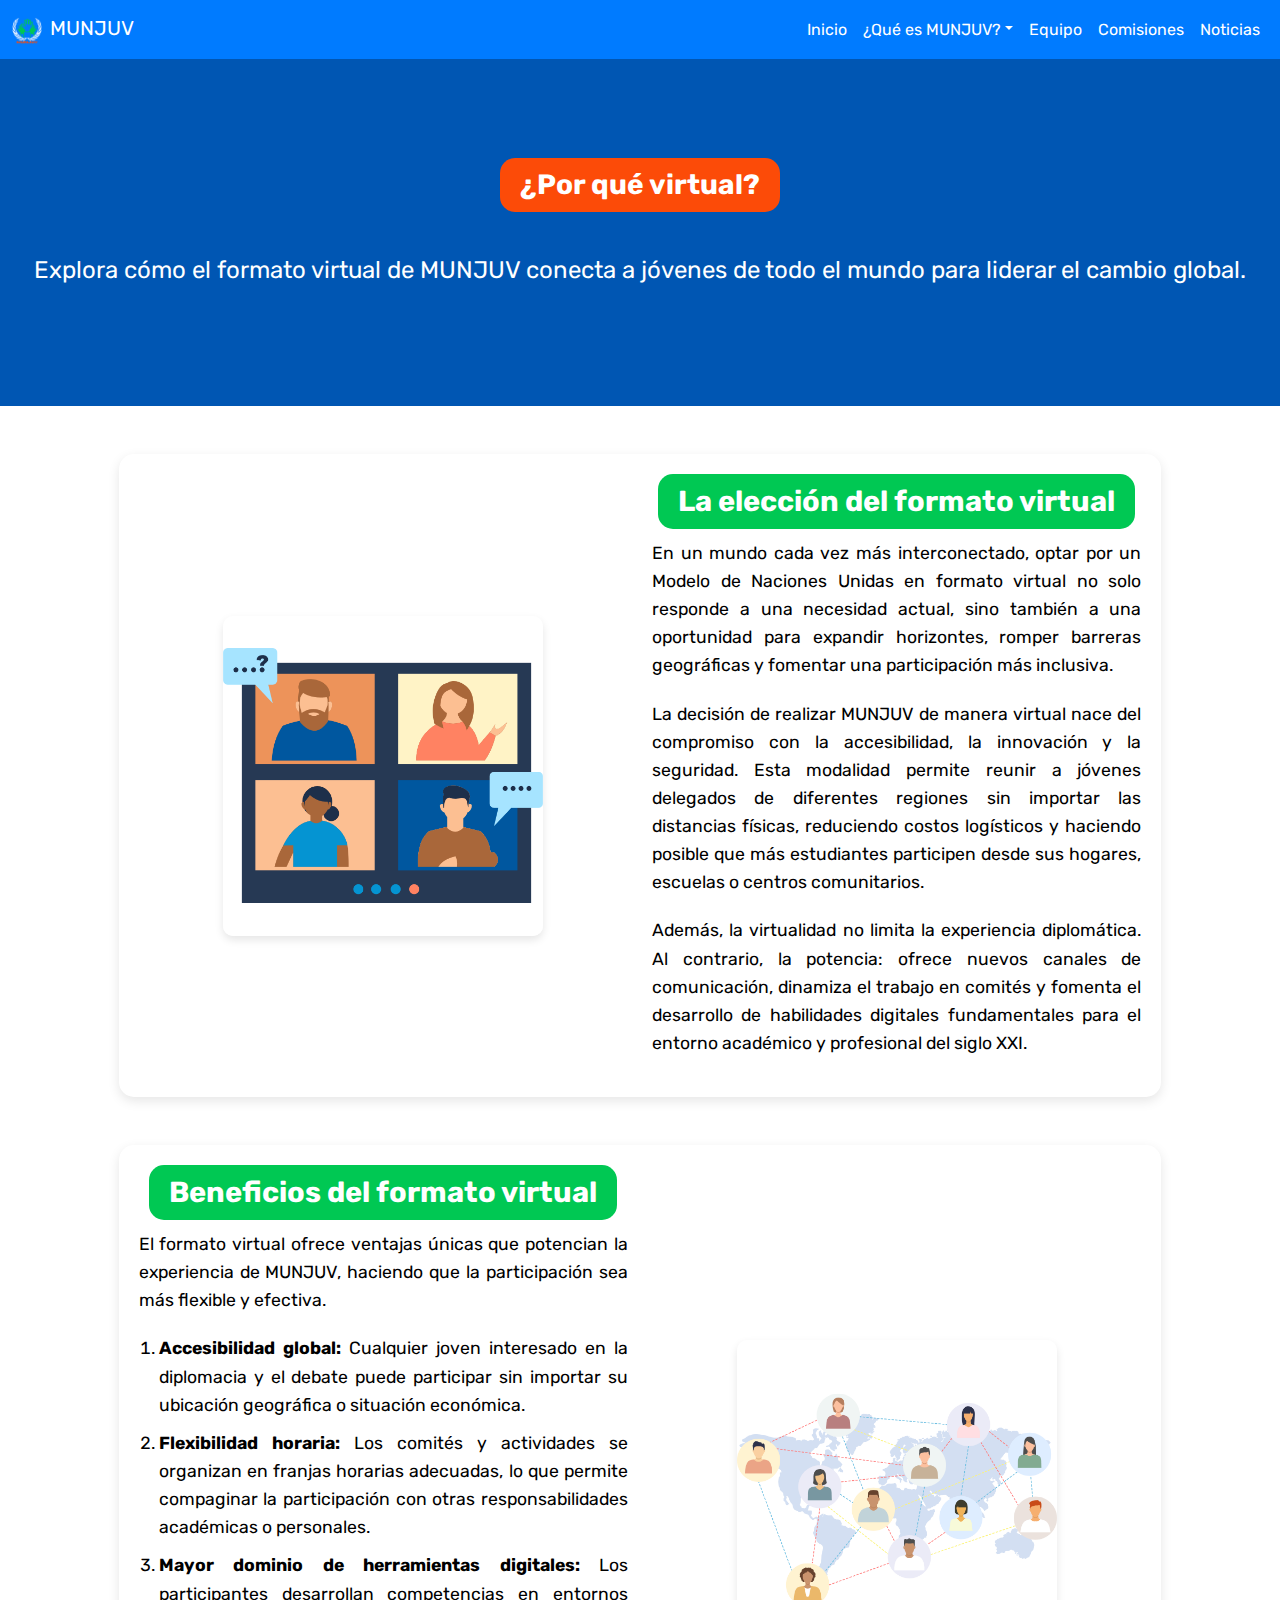
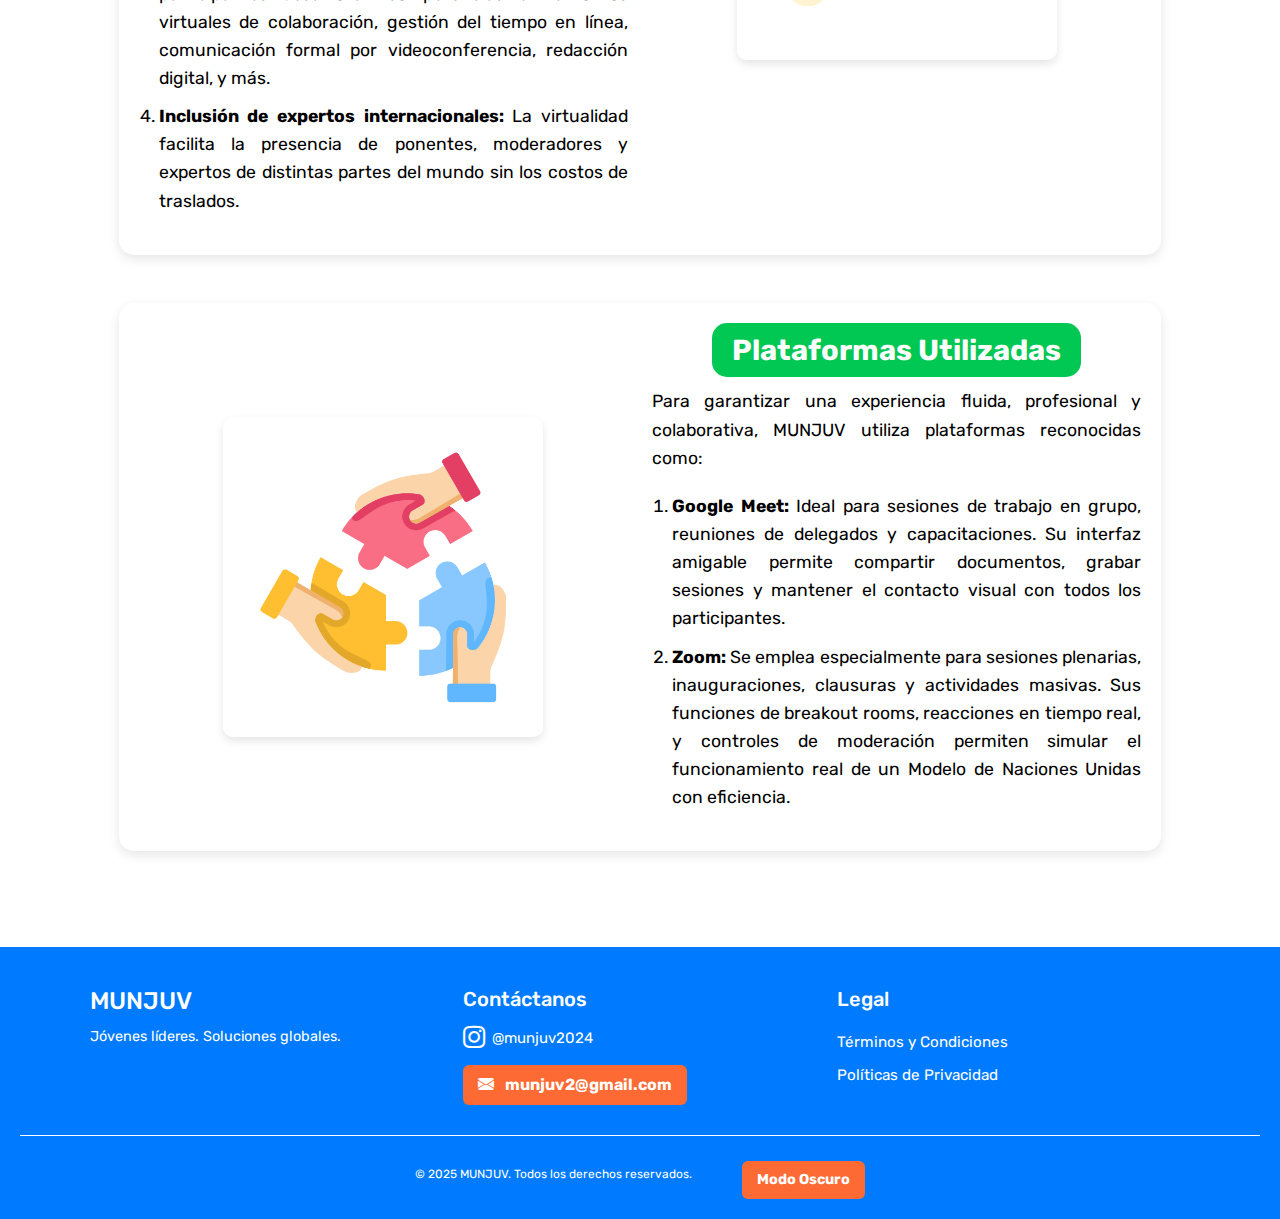
<file: por-qué-virtual.html>
<!DOCTYPE html>
<html>

<head>
  <meta charset="UTF-8" />
  <meta name="author" content="Dolfi Álvarez">
  <meta name="description"
    content="Página informativa del Modelo de Naciones Unidas para la participación juvenil y empoderamiento">
  <meta name="viewport" content="width=device-width, initial-scale=1.0">
  <meta name="keywords"
    content="MUN, ONU, Modelo de Naciones Unidas virtual, MUNJUV, liderazgo, oratoria, diplomacia, debate, jóvenes, virtual, plataformas, Google Meet, Zoom">
  <title>¿Por qué vitual? | MUNJUV</title>
  <link rel="icon" type="image/png" href="img/MUNJUV.png" />
  <link href="https://cdn.jsdelivr.net/npm/bootstrap@5.3.0/dist/css/bootstrap.min.css" rel="stylesheet">
  <link rel="stylesheet" href="styles.css">
  <link href="https://cdn.jsdelivr.net/npm/bootstrap-icons@1.10.5/font/bootstrap-icons.css" rel="stylesheet">
  <link rel="preconnect" href="https://fonts.googleapis.com">
  <link rel="preconnect" href="https://fonts.gstatic.com" crossorigin>
  <link href="https://fonts.googleapis.com/css2?family=Rubik:ital,wght@0,300..900;1,300..900&display=swap"
    rel="stylesheet">
</head>

<body>
  <div>
    <nav class="navbar navbar-expand-lg fixed-top custom-navbar">
      <div class="container-fluid">
        <a class="navbar-brand text-white" href="index.html"><img src="img/munjuv_logo.png" alt="Logo MUNJUV"
            width="30px" height="30px" class="d-inline-block align-text-top me-2">MUNJUV</a>
        <button class="navbar-toggler" type="button" data-bs-toggle="collapse" data-bs-target="#navbarNav"
          aria-controls="navbarNav" aria-expanded="false" aria-label="Toggle navigation">
          <span class="navbar-toggler-icon" style="filter: invert(1);"></span>
        </button>
        <div class="collapse navbar-collapse" id="navbarNav">
          <ul class="navbar-nav ms-auto">
            <li class="nav-item">
              <a class="nav-link active text-white" aria-current="page" href="index.html">Inicio</a>
            </li>
            <li class="nav-item dropdown">
              <a class="nav-link dropdown-toggle text-white" href="#" id="munjuvDropdown" role="button"
                data-bs-toggle="dropdown" aria-expanded="false">¿Qué es MUNJUV?</a>
              <ul class="dropdown-menu" aria-labelledby="munjuvDropdown">
                <li><a class="dropdown-item" href="historia.html">Historia</a></li>
                <li><a class="dropdown-item" href="mision-vision-objetivos.html">Misión, Visión y Objetivos</a></li>
                <li><a class="dropdown-item" href="por-qué-virtual.html">¿Por qué virtual?</a></li>
              </ul>
            </li>
            <li class="nav-item">
              <a class="nav-link text-white" href="equipo.html">Equipo</a>
            </li>
            <li class="nav-item">
              <a class="nav-link text-white" href="comisiones.html">Comisiones</a>
            </li>
            <li class="nav-item">
              <a class="nav-link text-white" href="noticias.html" tabindex="-1" aria-disabled="true">Noticias</a>
            </li>
          </ul>
        </div>
      </div>
    </nav>

    <!-- Banner -->
    <section class="bg-banner-virtual">
      <div class="container-fluid text-center banner-content-virtual">
        <h1 class="titulo-principal">¿Por qué virtual?</h1>
        <p class="text-white fs-4">Explora cómo el formato virtual de MUNJUV conecta a jóvenes de todo el mundo para
          liderar el cambio global.</p>
      </div>
    </section>

    <section class="why-virtual-section py-5">
      <div class="container-fluid">

        <div class="row justify-content-center mb-5">
          <div class="col-md-11 col-lg-10">
            <div class="section-container fade-in">
              <div class="row align-items-center">
                <div class="col-md-6">
                  <div class="text-center">
                    <img src="img/virtual_meeting.png" alt="Virtual Meeting" class="section-img-virtual">
                  </div>
                </div>
                <div class="col-md-6">
                  <div class="text-center">
                    <h2 class="section-title-cards" style="color: white;">La elección del formato virtual</h2>
                  </div>
                  <p class="text-justificado">En un mundo cada vez más interconectado, optar por un Modelo de Naciones
                    Unidas en formato virtual no solo responde a una necesidad actual, sino también a una oportunidad
                    para expandir horizontes, romper barreras geográficas y fomentar una participación más inclusiva.
                  </p>
                  <p class="text-justificado">La decisión de realizar MUNJUV de manera virtual nace del compromiso con
                    la accesibilidad, la innovación y la seguridad. Esta modalidad permite reunir a jóvenes delegados de
                    diferentes regiones sin importar las distancias físicas, reduciendo costos logísticos y haciendo
                    posible que más estudiantes participen desde sus hogares, escuelas o centros comunitarios.</p>
                  <p class="text-justificado">Además, la virtualidad no limita la experiencia diplomática. Al contrario,
                    la potencia: ofrece nuevos canales de comunicación, dinamiza el trabajo en comités y fomenta el
                    desarrollo de habilidades digitales fundamentales para el entorno académico y profesional del siglo
                    XXI.</p>
                </div>
              </div>
            </div>
          </div>
        </div>


        <div class="row justify-content-center mb-5">
          <div class="col-md-11 col-lg-10">
            <div class="section-container fade-in">
              <div class="row align-items-center">
                <div class="col-md-6 order-md-2">
                  <div class="text-center">
                    <img src="img/global_connect.png" alt="Global Connectivity" class="section-img-virtual">
                  </div>
                </div>
                <div class="col-md-6 order-md-1">
                  <div class="text-center">
                    <h2 class="section-title-cards" style="color: white;">Beneficios del formato virtual</h2>
                  </div>
                  <p class="text-justificado">El formato virtual ofrece ventajas únicas que potencian la experiencia de
                    MUNJUV, haciendo que la participación sea más flexible y efectiva.</p>
                  <ol class="text-justificado">
                    <li><strong>Accesibilidad global:</strong> Cualquier joven interesado en la diplomacia y el debate
                      puede participar sin importar su ubicación geográfica o situación económica.</li>
                    <li><strong>Flexibilidad horaria:</strong> Los comités y actividades se organizan en franjas
                      horarias adecuadas, lo que permite compaginar la participación con otras responsabilidades
                      académicas o personales.</li>
                    <li><strong>Mayor dominio de herramientas digitales:</strong> Los participantes desarrollan
                      competencias en entornos virtuales de colaboración, gestión del tiempo en línea, comunicación
                      formal por videoconferencia, redacción digital, y más.</li>
                    <li><strong>Inclusión de expertos internacionales:</strong> La virtualidad facilita la presencia de
                      ponentes, moderadores y expertos de distintas partes del mundo sin los costos de traslados.</li>
                  </ol>
                </div>
              </div>
            </div>
          </div>
        </div>


        <div class="row justify-content-center mb-5">
          <div class="col-md-11 col-lg-10">
            <div class="section-container fade-in">
              <div class="row align-items-center">
                <div class="col-md-6">
                  <div class="text-center">
                    <img src="img/youth_collaboration.png" alt="Youth Collaboration" class="section-img-virtual">
                  </div>
                </div>
                <div class="col-md-6">
                  <div class="text-center">
                    <h2 class="section-title-cards" style="color: white;">Plataformas Utilizadas</h2>
                  </div>
                  <p class="text-justificado">Para garantizar una experiencia fluida, profesional y colaborativa, MUNJUV
                    utiliza plataformas reconocidas como:</p>
                  <ol class="text-justificado">
                    <li><strong>Google Meet:</strong> Ideal para sesiones de trabajo en grupo, reuniones de delegados y
                      capacitaciones. Su interfaz amigable permite compartir documentos, grabar sesiones y mantener el
                      contacto visual con todos los participantes.</li>
                    <li><strong>Zoom:</strong> Se emplea especialmente para sesiones plenarias, inauguraciones,
                      clausuras y actividades masivas. Sus funciones de breakout rooms, reacciones en tiempo real, y
                      controles de moderación permiten simular el funcionamiento real de un Modelo de Naciones Unidas
                      con eficiencia.</li>
                  </ol>
                </div>
              </div>
            </div>
          </div>
        </div>

    </section>

    <!-- Footer -->
    <footer class="footer">
      <div class="footer-container">

        <!-- Columna: Logo / Nombre -->
        <div class="footer-brand">
          <h4>MUNJUV</h4>
          <p>Jóvenes líderes. Soluciones globales.</p>
        </div>

        <!-- Columna: Contacto -->
        <div class="footer-contact">
          <h5>Contáctanos</h5>
          <div class="social-icons a">
            <a href="https://www.instagram.com/munjuv2024?utm_source=ig_web_button_share_sheet&igsh=ZDNlZDc0MzIxNw=="
              target="_blank" title="Instagram" class="social-link">
              <i class="bi bi-instagram"></i>
              <span class="social-link-text">@munjuv2024</span>
            </a>
          </div>
          <a href="mailto:munjuv2@gmail.com" class="email-button">
            <i class="bi bi-envelope-fill me-2"></i> munjuv2@gmail.com
          </a>
        </div>

        <!-- Columna: Legal -->
        <div class="footer-legal">
          <h5>Legal</h5>
          <a href="#" id="enlaceTerminos" class="privacy-link">Términos y Condiciones</a>
          <br>
          <a href="politicas.html" class="privacy-link">Políticas de Privacidad</a>
        </div>
      </div>

      <!-- Línea inferior -->
      <div class="footer-bottom">
        <small>© 2025 MUNJUV. Todos los derechos reservados.</small>
        <button id="dark-mode-toggle" onclick="toggleDarkMode()">Modo Oscuro</button>
      </div>
    </footer>
  </div>

  <!-- Modal de Términos y Condiciones -->
  <div class="modal fade" id="modalTerminos" tabindex="-1" aria-labelledby="modalTerminosLabel" aria-hidden="true">
    <div class="modal-dialog modal-lg">
      <div class="modal-content shadow">
        <div class="modal-header">
          <h5 class="modal-title" id="modalTerminosLabel">Términos y Condiciones</h5>
          <button type="button" class="btn-close" data-bs-dismiss="modal" aria-label="Cerrar"></button>
        </div>
        <div class="modal-body-terminos p-4 text-justificado" style="max-height: 400px; overflow-y: auto;">
          <p> Al acceder y utilizar este sitio web de MUNJUV (Modelo de Naciones Unidas para la participación juvenil y
            empoderamiento), aceptas cumplir con los siguientes términos:</p>
          <p class="submodal"><strong>Uso del sitio</strong></p>
          <p>El sitio está destinado a brindar información sobre el evento, permitir inscripciones y facilitar la
            comunicación con los participantes. El uso indebido de la página está prohibido.</p>
          <p class="submodal"><strong>Propiedad intelectual</strong></p>
          <p>Todo el contenido de esta página (textos, imágenes, recursos) pertenece a MUNJUV o a sus autores. No está
            permitido copiar ni usar el contenido sin permiso.</p>
          <p class="submodal"><strong>Conducta</strong></p>
          <p> Los usuarios deben actuar con respeto y responsabilidad en cualquier espacio de interacción relacionado
            con MUNJUV.</p>
          <p class="submodal"><strong>Cambios en los términos</strong></p>
          <p>MUNJUV puede modificar estos términos sin previo aviso. Las versiones actualizadas estarán disponibles en
            esta sección.</p>
        </div>
        <div class="modal-footer">
          <button class="btn btn-primary" data-bs-dismiss="modal">Aceptar</button>
          <button class="btn btn-secondary" data-bs-dismiss="modal">Cerrar</button>
        </div>
      </div>
    </div>
  </div>

  <script src="https://cdn.jsdelivr.net/npm/bootstrap@5.3.0/dist/js/bootstrap.bundle.min.js"></script>
  <script src="js/main.js"></script>

</body>

</html>
</file>
<file: styles.css>
* {
  margin: 0;
  padding: 0;
  box-sizing: border-box;
  font-family: 'Rubik', sans-serif;
}

body {
  padding-top: 56px;
  font-family: 'Rubik', sans-serif;
  background-color: white;
  color: black;
  width: 100%;
  height: 100%;
  scroll-behavior: smooth;
}

.text-justificado {
  text-align: justify;
}

/* NAVBAR */
.custom-navbar {
  background-color: #007bff !important;
}

.custom-navbar .nav-link,
.custom-navbar .navbar-brand {
  color: white !important;
  transition: all 0.3s ease;
}

.custom-navbar .nav-link:hover {
  background-color: white !important;
  color: #007bff !important;
  padding: 6px 12px;
  border-radius: 5px;
  font-weight: bold;
}

.custom-navbar .dropdown-menu {
  background-color: #007bff !important;
  border: none;
  transition: background-color 0.3s ease;
}

.custom-navbar .dropdown-menu .dropdown-item {
  color: white !important;
  transition: all 0.3s ease;
}

.custom-navbar .dropdown-menu .dropdown-item:hover {
  background-color: #ffffff !important;
  color: #007bff !important;
  font-weight: bold;
  padding-left: 20px;
}

/* BANNER (PÁGINA PRINCIPAL)*/
.btn-cta {
  background-color: #007bff;
  color: white;
  padding: 10px 25px;
  border: none;
  border-radius: 30px;
  font-weight: bold;
  transition: background-color 0.3s ease;
}

.btn-cta:hover {
  background-color: #ffffff;
  color: #007bff;
  font-weight: bold;
  padding-left: 20px;
}

.bg-banner {
  background-image: url('img/banner1.png');
  background-size: cover;
  background-position: center;
  background-repeat: no-repeat;
  background-color: #0056b3;
  height: 500px;

  display: flex;
  align-items: center;
  justify-content: center;
  text-align: center;
}


/* SECCION INFORMATIVA DESPUÉS DEL BANNER (PÁGINA PRINCIPAL) */
.titulo-principal {
  background-color: #fc4b08;
  color: white;
  font-size: 28px;
  padding: 10px 20px;
  border-radius: 15px;
  display: inline-block;
  font-weight: bold;
  margin-bottom: 20px;
}

/* CARDS CON LISTA ORDENADA Y NO ORDENADA, (PÁGINA PRINCIPAL) */
.cards-section {
  background-color: white;
}

.section-title-cards {
  background-color: #00c853;
  color: white;
  font-size: 29px;
  padding: 10px 20px;
  border-radius: 15px;
  display: inline-block;
  font-weight: bold;
  margin-bottom: 10px;
}

.card-container {
  display: flex;
  justify-content: center;
}

.card {
  border-radius: 15px;
  width: 750px;
  height: auto;
  background-color: white;
}

.card-img {
  max-width: 100%;
  height: auto;
  border-radius: 10px;
  margin-top: 15px;
}

.card-hover {
  transition: transform 0.35s ease, box-shadow 0.35s ease;
}

.card-hover:hover {
  transform: translateY(-20px) scale(1.010);
  box-shadow: 0 12px 24px rgba(0, 0, 0, 0.2);
}

/* COUTDOWN (PÁGINA PRINCIPAL) */

.cuenta-regresiva-section {
  background-color: #fd6a33;
  padding: 40px 0;
}

.countdown-grid {
  display: flex;
  justify-content: center;
  gap: 20px;
  flex-wrap: wrap;
}

.countdown-block {
  background-color: #00c853;
  color: white;
  padding: 20px;
  border-radius: 12px;
  text-align: center;
  width: 110px;
  font-family: sans-serif;
  box-shadow: 0 4px 10px rgba(0, 0, 0, 0.1);
}

.countdown-block .number {
  font-size: 2rem;
  font-weight: bold;
}

.countdown-block .label {
  font-size: 1rem;
  margin-top: 5px;
}


/*CARUSEL DE TESTIMONIOS (PÁGINA PRINCIPAL) */

.titulo-testimonios {
  font-size: 29px;
  color: white;
  padding: 10px 20px;
  border-radius: 15px;
  display: inline-block;
  margin: 0 auto;
  text-align: center;
}

.container-carousel {
  text-align: center;
  background-color: white;
}

.fondo-carrusel {
  background: #00c853;
  border-radius: 20px;
  box-shadow: 0 4px 15px rgba(0, 0, 0, 0.1);
  max-width: 900px;
  margin-top: 30px;
}

.carousel .carousel-item blockquote {
  background-color: white;
  padding: 30px;
  margin: 0 auto;
  max-width: 700px;
  box-shadow: 0 4px 12px rgba(0, 0, 0, 0.1);
  border-radius: 15px;
  font-style: italic;
  color: #333;
}

/* FOOTER */
.footer {
  background-color: #007bff;
  color: #eee;
  padding: 40px 20px 20px;
  font-family: 'Segoe UI', sans-serif;
}

.footer-container {
  display: flex;
  flex-wrap: wrap;
  justify-content: center;
  max-width: 1100px;
  margin: 0 auto;
  gap: 20px;
}

.footer-brand,
.footer-contact,
.footer-legal {
  flex: 1 1 250px;
  min-width: 200px;
}

.footer h4,
.footer h5 {
  color: white;
  margin-bottom: 10px;
}

.footer p {
  font-size: 0.9rem;
  margin-bottom: 15px;
  color: white;
}

.social-icons a {
  color: white;
  font-size: 1.4rem;
  margin-right: 15px;
}

.social-link {
  color: white;
  text-decoration: none;
  display: inline-flex;
  align-items: center;
  gap: 7px;
}

.social-link-text {
  font-size: 15px;
}

.email-button {
  display: inline-block;
  margin-top: 10px;
  background-color: #fd6a33;
  color: white;
  padding: 8px 15px;
  border-radius: 6px;
  text-decoration: none;
  font-weight: bold;
  transition: background-color 0.3s;
}

.privacy-link {
  display: inline-block;
  margin-top: 10px;
  color: white;
  text-decoration: none;
  font-size: 0.95rem;
  transition: color 0.3s;
}

.footer-bottom {
  text-align: center;
  margin-top: 30px;
  padding-top: 15px;
  border-top: 1px solid white;
  font-size: 0.85rem;
  color: white;
  display: flex;
  justify-content: center;
  align-items: center;
  gap: 50px;
}


/* PÁGINA POLÍTICAS DE PRIVACIDAD */
.privacy-container {
  max-width: 800px;
  margin: 50px auto;
  padding: 0 20px;
  line-height: 1.6;
  color: black;
}

.privacy-container h1 {
  text-align: center;
  font-size: 40px;
  margin-bottom: 30px;
  color: #00c853;
}

.privacy-container h2 {
  margin-top: 30px;
  font-size: 24px;
  color: #00c853;
}

.blurred-background {
  filter: blur(5px);
  pointer-events: none;
  user-select: none;
}

body.no-scroll {
  overflow: hidden;
}

#customAlert {
  background-color: white;
  color: black;
  border: 1px solid #007bff;
  border-radius: 10px;
}

#customAlert .btn {
  background-color: #00c853;
  color: white;
  border: none;
  transition: background-color 0.3s ease;
}

#customAlert .btn:hover {
  background-color: #00943a;
  color: white;
}


/* MODAL DE TÉRMINOS Y CONDICIONES */
.modal-content {
  background-color: white;
  border-radius: 10px;
  border: 2px solid #007bff;
  box-shadow: 0 5px 20px rgba(0, 0, 0, 0.2);
}

.modal-title {
  font-weight: bold;
  color: #fc4b08;
}

.modal-body {
  font-size: 1rem;
  line-height: 1.5;
  color: black;
}

.submodal {
  color: #fc4b08
}

.btn-close {
  filter: invert(50%);
}

.modal-footer {
  border-top: 1px solid #cccccc;
}

.modal .btn {
  background-color: #007bff;
  color: white;
  border: none;
  border-radius: 5px;
  padding: 8px 16px;
  transition: background-color 0.3s ease;
}

.modal .btn-primary {
  background-color: #007bff;
  color: white;
}

.modal .btn-primary:hover {
  background-color: #005cbf;
  color: white;
}

.modal .btn-secondary {
  background-color: #007bff;
  color: white;
}


.modal .btn-secondary:hover {
  background-color: #005cbf;
  color: white;
}



/* PÁGINA EQUIPO */

.titulo-equipo {
  background-color: #fc4b08;
  color: white;
  font-size: 35px;
  padding: 10px 20px;
  border-radius: 15px;
  display: inline-block;
  font-weight: bold;
  margin-bottom: 20px;
}

.seccion-equipo {
  display: flex;
  justify-content: center;
  align-items: center;
  padding: 60px 40px;
  gap: 0em;
  max-width: 1400px;
  margin: none;
}

.columna-izquierda {
  flex: 1;
  display: flex;
  justify-content: center;
  align-items: center;
}

.columna-izquierda img {
  max-width: 100%;
  height: auto;
  max-height: 300px;
  box-shadow: 0 8px 25px rgba(0, 0, 0, 0.5);
}

.columna-derecha {
  flex: 1.3;
  display: flex;
  flex-direction: column;
  justify-content: center;
}

.columna-derecha h2 {
  color: #007bff;
  font-size: 1.8em;
  margin-bottom: 20px;
}

.columna-derecha p {
  font-size: 1.1em;
  line-height: 1.6;
  color: #333;
}

@media (max-width: 768px) {
  .seccion-equipo {
    flex-direction: column;
    text-align: center;
    padding: 40px 20px;
  }

  .columna-derecha {
    align-items: center;
  }

  .columna-derecha h2,
  .columna-derecha p {
    text-align: center;
  }
}

/* BANNER (PÁGINA EQUIPO)*/
.bg-banner-equipo {
  background-size: cover;
  background-position: center;
  background-repeat: no-repeat;
  background-color: #0056b3;
  height: 350px;
  display: flex;
  align-items: center;
  justify-content: center;
  text-align: center
}


/* PÁGINA DE NOTICIAS */
.news-section {
  padding: 3rem 0;
}

.news-section .row {
  margin-bottom: 2rem;
}

.news-section .card {
  width: 100%;
  box-shadow: 0 4px 8px rgba(0, 0, 0, 0.1);
  transition: transform 0.3s ease;
}

.news-section .card-hover:hover {
  transform: translateY(-5px);
}

.news-section .card-img,
.news-section .card-img-top {
  height: 200px;
  width: 100%;
  object-fit: cover;
  display: block;
}

.bg-banner-noticias {
  background-image: url('img/banner1.png');
  background-size: cover;
  background-position: center;
  background-repeat: no-repeat;
  background-color: #0056b3;
  height: 350px;

  display: flex;
  align-items: center;
  justify-content: center;
  text-align: center;
}


/* PÁGINA DE MISIÓN, VISIÓN Y OBJETIVOS */

/* BANNER */
.bg-banner-mision {
  background-size: cover;
  background-position: center;
  background-repeat: no-repeat;
  background-color: #0056b3;
  height: 350px;
  display: flex;
  align-items: center;
  justify-content: center;
  text-align: center;
}

.banner-content-mision {
  display: flex;
  flex-direction: column;
  align-items: center;
  gap: 20px;
}

.banner-logo-mision {
  max-width: 250px;
  height: auto;
  border-radius: 10px;
  box-shadow: 0 4px 8px rgba(0, 0, 0, 0.1);
}

.mvo-section {
  padding: 3rem 0;
}

.mvo-title {
  color: #00c853;
  font-size: 1.8rem;
  font-weight: bold;
  margin-bottom: 15px;
  text-align: center;
}

.mvo-section p,
.mvo-section ul {
  font-size: 1.1rem;
  line-height: 1.6;
  color: black;
  margin-bottom: 20px;
}

.mvo-section ul {
  list-style-type: disc;
  padding-left: 20px;
  margin-bottom: 20px;
}

.mvo-section ul li {
  margin-bottom: 10px;
}



/* PÁGINA ¿POR QUÉ VIRTUAL? */

/* BANNER */
.bg-banner-virtual {
  background-size: cover;
  background-position: center;
  background-repeat: no-repeat;
  background-color: #0056b3;
  height: 350px;
  display: flex;
  align-items: center;
  justify-content: center;
  text-align: center;
}

.banner-content-virtual {
  display: flex;
  flex-direction: column;
  align-items: center;
  gap: 20px;
}

.why-virtual-section {
  padding: 3rem 0;
}

.section-container {
  background-color: white;
  border-radius: 15px;
  box-shadow: 0 4px 12px rgba(0, 0, 0, 0.1);
  padding: 20px;
  transition: transform 0.3s ease, opacity 0.3s ease;
  opacity: 0;
}

.section-container.fade-in {
  opacity: 1;
  animation: fadeIn 1s ease-in-out;
}

.section-img-virtual {
  max-width: 320px;
  height: auto;
  border-radius: 10px;
  box-shadow: 0 4px 8px rgba(0, 0, 0, 0.1);
  transition: transform 0.3s ease;
}

.section-img-virtual:hover {
  transform: scale(1.05);
}

.section-title {
  color: #00c853;
  font-size: 1.8rem;
  font-weight: bold;
  margin-bottom: 15px;
  text-align: center;
}

.why-virtual-section p,
.why-virtual-section ol {
  font-size: 1.1rem;
  line-height: 1.6;
  color: black;
  margin-bottom: 20px;
}

.why-virtual-section ol {
  list-style-type: decimal;
  padding-left: 20px;
  margin-bottom: 20px;
}

.why-virtual-section ol li {
  margin-bottom: 10px;
}

@keyframes fadeIn {
  0% {
    opacity: 0;
    transform: translateY(20px);
  }

  100% {
    opacity: 1;
    transform: translateY(0);
  }
}

@media (max-width: 768px) {
  .section-container {
    padding: 15px;
  }

  .section-img {
    margin-bottom: 20px;
  }

  .why-virtual-section .row {
    flex-direction: column;
  }

  .why-virtual-section .col-md-6 {
    text-align: center;
  }
}


/* PÁGINA HISTORIA */

/* BANNER */
.bg-banner-historia {
  background-size: cover;
  background-position: center;
  background-repeat: no-repeat;
  background-color: #0056b3;
  height: 350px;
  display: flex;
  align-items: center;
  justify-content: center;
  text-align: center;
}

.banner-content-historia {
  display: flex;
  flex-direction: column;
  align-items: center;
  gap: 20px;
}


.history-section {
  padding: 3rem 0;
}

.history-section p {
  font-size: 1.1rem;
  line-height: 1.6;
  color: #333;
  margin-bottom: 20px;
}

.section-title-historia {
  background-color: #00c853;
  color: white;
  font-size: 1.8rem;
  padding: 10px 20px;
  border-radius: 15px;
  display: inline-block;
  font-weight: bold;
  margin-bottom: 20px;
  text-align: center;
}


/* PÁGINA COMISIONES /*

/* BANNER */
.bg-banner-comisiones {
  background-size: cover;
  background-position: center;
  background-repeat: no-repeat;
  background-color: #0056b3;
  height: 350px;
  display: flex;
  align-items: center;
  justify-content: center;
  text-align: center;
}

.banner-content-comisiones {
  display: flex;
  flex-direction: column;
  align-items: center;
  gap: 20px;
}

.comisiones-section {
  padding: 3rem 0;
}

.section-container {
  background-color: white;
  border-radius: 15px;
  box-shadow: 0 4px 12px rgba(0, 0, 0, 0.1);
  padding: 20px;
  transition: transform 0.3s ease, opacity 0.3s ease;
  opacity: 0;
}

.section-container.fade-in {
  opacity: 1;
  animation: fadeIn 1s ease-in-out;
}

.section-img-comisiones {
  max-width: 290px;
  height: auto;
  border-radius: 10px;
  box-shadow: 0 4px 8px rgba(0, 0, 0, 0.1);
  transition: transform 0.3s ease;
}

.section-img-comisiones:hover {
  transform: scale(1.05);
}

.section-title-comisiones {
  color: #00c853;
  font-size: 1.8rem;
  font-weight: bold;
  margin-bottom: 15px;
  text-align: center;
}

.committees-section p {
  font-size: 1.1rem;
  line-height: 1.6;
  color: #333;
  margin-bottom: 20px;
}


/* MODO OSCURO /*

/* Estilos para el botón de modo oscuro */
#dark-mode-toggle {
  padding: 8px 15px;
  margin-top: 10px;
  border: none;
  border-radius: 6px;
  background-color: #fd6a33;
  color: white;
  font-weight: bold;
  cursor: pointer;
  transition: background-color 0.3s ease;
  font-size: 0.9rem;
}

#dark-mode-toggle:hover {
  background-color: #e55a1f;
}

/* Estilos para el modo oscuro */
body.dark-mode {
  background-color: #1a1a1a;
  color: #e0e0e0;
}

body.dark-mode .bg-light {
  background-color: #2c2c2c !important;
}

body.dark-mode .custom-navbar {
  background-color: #004aad !important;
}

body.dark-mode .custom-navbar .nav-link:hover,
body.dark-mode .custom-navbar .dropdown-menu .dropdown-item:hover {
  background-color: #2c2c2c !important;
  color: #00c853 !important;
}

body.dark-mode .dropdown-menu {
  background-color: #004aad !important;
}

body.dark-mode .bg-banner {
  background-color: #003d80 !important;
}

body.dark-mode .titulo-principal,
body.dark-mode .section-title-cards,
body.dark-mode .section-title-historia,
body.dark-mode .section-title-comisiones,
body.dark-mode .mvo-title,
body.dark-mode .section-title {
  background-color: #d94407;
  color: #e0e0e0;
}

body.dark-mode .card,
body.dark-mode .section-container,
body.dark-mode .fondo-carrusel,
body.dark-mode .carousel .carousel-item blockquote {
  background-color: #2c2c2c;
  color: #e0e0e0;
}

body.dark-mode .container-carousel,
body.dark-mode .customAlert {
  background-color: black;
}

body.dark-mode .cuenta-regresiva-section {
  background-color: #e55a1f;
}

body.dark-mode .countdown-block {
  background-color: #00943a;
}

body.dark-mode .footer {
  background-color: #004aad;
}

body.dark-mode .email-button {
  background-color: #e55a1f;
}

body.dark-mode .email-button:hover {
  background-color: #c94e1a;
}

body.dark-mode .modal-content {
  background-color: #2c2c2c;
  color: #e0e0e0;
  border: 2px solid #00c853;
}

body.dark-mode .modal-title,
body.dark-mode .submodal {
  color: #00c853;
}

body.dark-mode .modal .btn-primary,
body.dark-mode .modal .btn-secondary {
  background-color: #00c853;
}

body.dark-mode .modal .btn-primary:hover,
body.dark-mode .modal .btn-secondary:hover {
  background-color: #00943a;
}

body.dark-mode .modal-body-terminos {
  color: white;
}

body.dark-mode .privacy-container,
body.dark-mode .history-section p,
body.dark-mode .committees-section p,
body.dark-mode .mvo-section p,
body.dark-mode .mvo-section ul,
body.dark-mode .mvo-section ul li,
body.dark-mode .why-virtual-section ol,
body.dar-mode .why-virtual-section ol li,
body.dark-mode .texto-equipo,
body.dark-mode .why-virtual-section p {
  color: white;
}

body.dark-mode .privacy-container h1,
body.dark-mode .privacy-container h2,
body.dark-mode .mvo-title,
body.dark-mode .section-title,
body.dark-mode .columna-derecha h2 {
  color: #00c853;
}

body.dark-mode #dark-mode-toggle {
  background-color: #00c853;
}

body.dark-mode #dark-mode-toggle:hover {
  background-color: #00943a;
}

body.dark-mode #customAlert {
  background-color: #000000;
  color: #e0e0e0;
  border: 1px solid #00c853;
}
</file>
